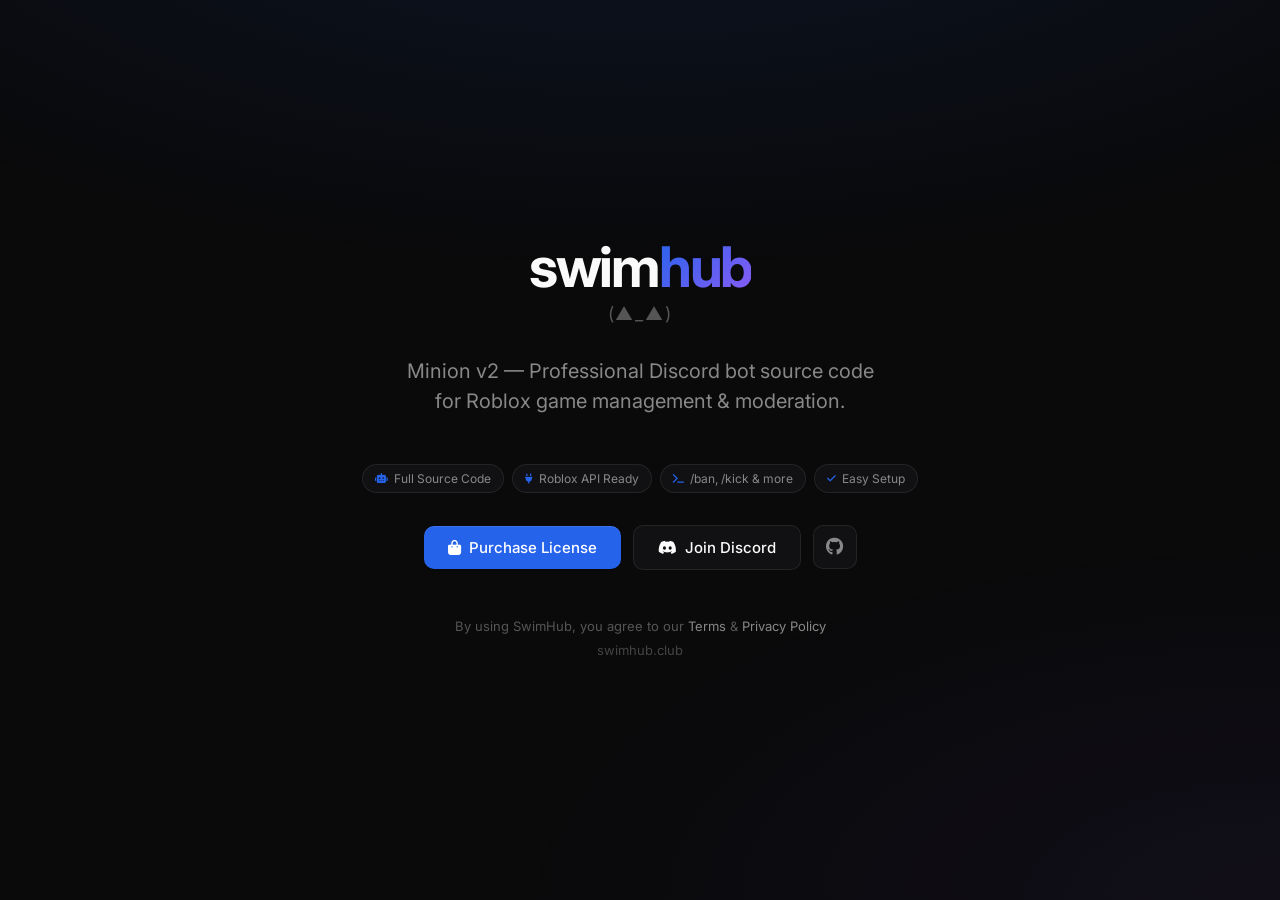
<file: server/public/index.html>
<!DOCTYPE html>
<html lang="en">
<head>
    <meta charset="UTF-8">
    <meta name="viewport" content="width=device-width, initial-scale=1.0">
    <title>SwimHub - Minion v2 Discord Bot</title>
    <meta name="description" content="Minion v2 - Professional Discord bot source code for Roblox game management">
    <meta name="theme-color" content="#0a0a0b">
    <link rel="preconnect" href="https://fonts.googleapis.com">
    <link rel="preconnect" href="https://fonts.gstatic.com" crossorigin>
    <link href="https://fonts.googleapis.com/css2?family=Inter:wght@300;400;500;600;700&display=swap" rel="stylesheet">
    <link rel="stylesheet" href="https://cdnjs.cloudflare.com/ajax/libs/font-awesome/6.5.1/css/all.min.css">
    <style>
        *, *::before, *::after {
            margin: 0;
            padding: 0;
            box-sizing: border-box;
        }

        :root {
            --bg: #0a0a0b;
            --bg-elevated: #111113;
            --bg-card: rgba(17, 17, 19, 0.8);
            --text-primary: #fafafa;
            --text-secondary: #888;
            --text-muted: #555;
            --accent: #2563eb;
            --accent-hover: #3b82f6;
            --border: rgba(255, 255, 255, 0.08);
            --border-hover: rgba(255, 255, 255, 0.15);
        }

        html { scroll-behavior: smooth; }

        body {
            font-family: 'Inter', -apple-system, BlinkMacSystemFont, 'Segoe UI', sans-serif;
            background: var(--bg);
            color: var(--text-primary);
            min-height: 100vh;
            -webkit-font-smoothing: antialiased;
            -moz-osx-font-smoothing: grayscale;
            overflow-x: hidden;
        }

        .ambient-bg {
            position: fixed;
            top: 0; left: 0; right: 0; bottom: 0;
            background: 
                radial-gradient(ellipse 80% 50% at 50% -20%, rgba(37, 99, 235, 0.12), transparent),
                radial-gradient(ellipse 60% 40% at 100% 100%, rgba(139, 92, 246, 0.06), transparent);
            pointer-events: none;
            z-index: 0;
        }

        .main {
            position: relative;
            z-index: 1;
            min-height: 100vh;
            display: flex;
            flex-direction: column;
            align-items: center;
            justify-content: center;
            padding: 40px 24px;
        }

        .hero {
            text-align: center;
            max-width: 680px;
            animation: fadeInUp 0.8s cubic-bezier(0.16, 1, 0.3, 1);
        }

        @keyframes fadeInUp {
            from { opacity: 0; transform: translateY(30px); }
            to { opacity: 1; transform: translateY(0); }
        }

        .logo { margin-bottom: 32px; }

        .logo-text {
            font-size: 56px;
            font-weight: 700;
            letter-spacing: -0.04em;
            line-height: 1;
        }

        .logo-swim { color: var(--text-primary); }

        .logo-hub {
            background: linear-gradient(135deg, var(--accent) 0%, #8b5cf6 100%);
            -webkit-background-clip: text;
            -webkit-text-fill-color: transparent;
            background-clip: text;
        }

        .logo-face {
            font-size: 18px;
            color: var(--text-muted);
            margin-top: 8px;
            font-weight: 400;
            letter-spacing: 0.1em;
        }

        .tagline {
            font-size: 20px;
            color: var(--text-secondary);
            margin-bottom: 48px;
            font-weight: 400;
            line-height: 1.5;
        }

        .actions {
            display: flex;
            align-items: center;
            justify-content: center;
            gap: 12px;
            flex-wrap: wrap;
            margin-bottom: 48px;
        }

        .btn {
            display: inline-flex;
            align-items: center;
            justify-content: center;
            gap: 8px;
            padding: 12px 24px;
            border-radius: 10px;
            font-size: 15px;
            font-weight: 500;
            text-decoration: none;
            transition: all 0.2s ease;
            cursor: pointer;
            border: none;
            font-family: inherit;
        }

        .btn-primary {
            background: var(--accent);
            color: white;
            box-shadow: 0 1px 2px rgba(0, 0, 0, 0.2), inset 0 1px 0 rgba(255, 255, 255, 0.1);
        }

        .btn-primary:hover {
            background: var(--accent-hover);
            transform: translateY(-1px);
            box-shadow: 0 4px 12px rgba(37, 99, 235, 0.3);
        }

        .btn-secondary {
            background: var(--bg-elevated);
            color: var(--text-primary);
            border: 1px solid var(--border);
        }

        .btn-secondary:hover {
            background: rgba(255, 255, 255, 0.05);
            border-color: var(--border-hover);
        }

        .btn-icon {
            width: 44px;
            height: 44px;
            padding: 0;
            background: var(--bg-elevated);
            border: 1px solid var(--border);
            color: var(--text-secondary);
        }

        .btn-icon:hover {
            background: rgba(255, 255, 255, 0.05);
            border-color: var(--border-hover);
            color: var(--text-primary);
        }

        .btn-icon i { font-size: 18px; }

        .social-links { display: flex; gap: 8px; }

        .footer-text { text-align: center; }
        .footer-text p { color: var(--text-muted); font-size: 13px; margin-bottom: 4px; }
        .footer-text a { color: var(--text-secondary); text-decoration: none; transition: color 0.2s; }
        .footer-text a:hover { color: var(--accent); }

        .features {
            display: flex;
            gap: 8px;
            justify-content: center;
            flex-wrap: wrap;
            margin-bottom: 32px;
        }

        .feature-pill {
            display: inline-flex;
            align-items: center;
            gap: 6px;
            padding: 6px 12px;
            background: var(--bg-elevated);
            border: 1px solid var(--border);
            border-radius: 20px;
            font-size: 12px;
            color: var(--text-secondary);
        }

        .feature-pill i { color: var(--accent); font-size: 10px; }

        @media (max-width: 640px) {
            .logo-text { font-size: 42px; }
            .tagline { font-size: 17px; }
            .actions { flex-direction: column; width: 100%; }
            .btn { width: 100%; justify-content: center; }
            .social-links { justify-content: center; width: 100%; }
        }
    </style>
</head>
<body>
    <div class="ambient-bg"></div>
    
    <main class="main">
        <div class="hero">
            <div class="logo">
                <div class="logo-text">
                    <span class="logo-swim">swim</span><span class="logo-hub">hub</span>
                </div>
                <div class="logo-face">(▲_▲)</div>
            </div>

            <p class="tagline">Minion v2 — Professional Discord bot source code<br>for Roblox game management & moderation.</p>

            <div class="features">
                <span class="feature-pill"><i class="fas fa-robot"></i> Full Source Code</span>
                <span class="feature-pill"><i class="fas fa-plug"></i> Roblox API Ready</span>
                <span class="feature-pill"><i class="fas fa-terminal"></i> /ban, /kick & more</span>
                <span class="feature-pill"><i class="fas fa-check"></i> Easy Setup</span>
            </div>

            <div class="actions">
                <a href="purchase.html" class="btn btn-primary">
                    <i class="fas fa-shopping-bag"></i> Purchase License
                </a>
                <a href="https://dsc.gg/swimhub" target="_blank" class="btn btn-secondary">
                    <i class="fab fa-discord"></i> Join Discord
                </a>
                <div class="social-links">
                    <a href="https://github.com/Lovuwer" target="_blank" class="btn btn-icon" title="GitHub">
                        <i class="fab fa-github"></i>
                    </a>
                </div>
            </div>

            <div class="footer-text">
                <p>By using SwimHub, you agree to our <a href="terms.html">Terms</a> & <a href="privacy.html">Privacy Policy</a></p>
                <p style="margin-top: 8px; color: #444;">swimhub.club</p>
            </div>
        </div>
    </main>
</body>
</html>
</file>
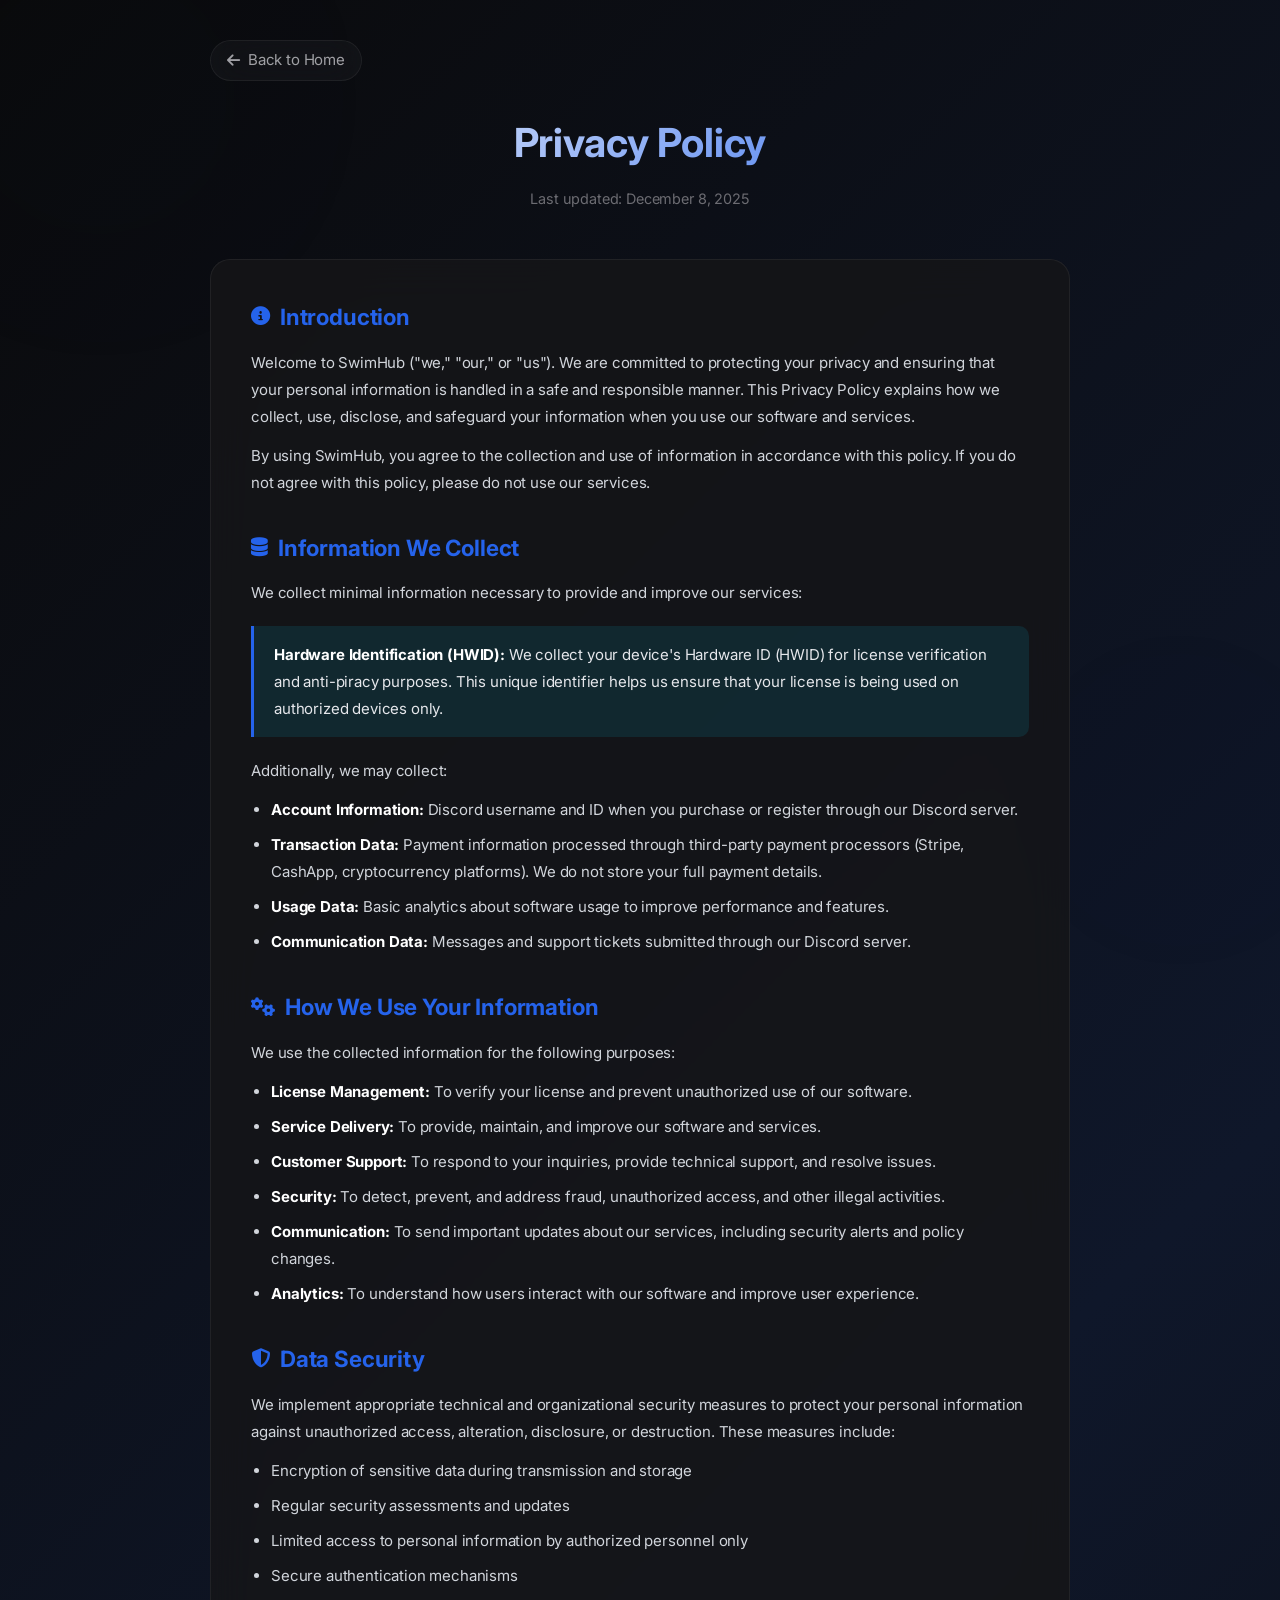
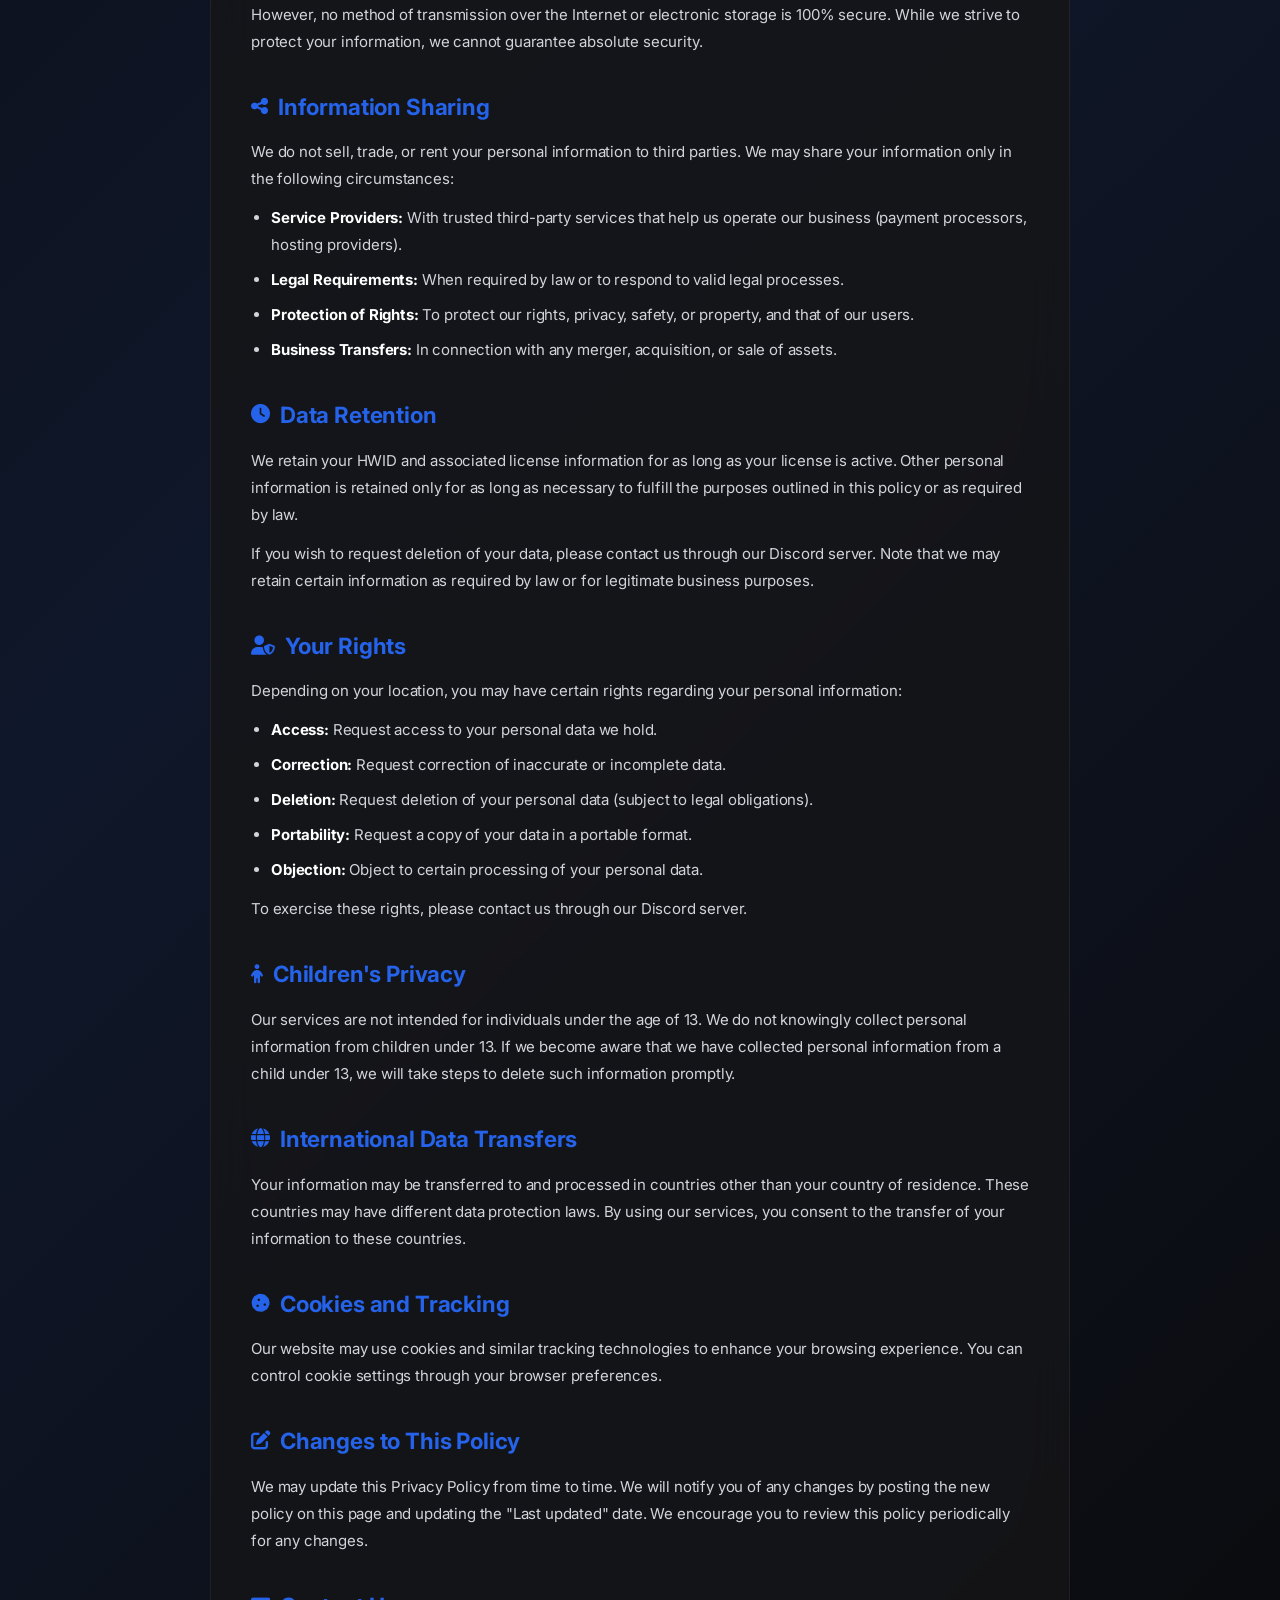
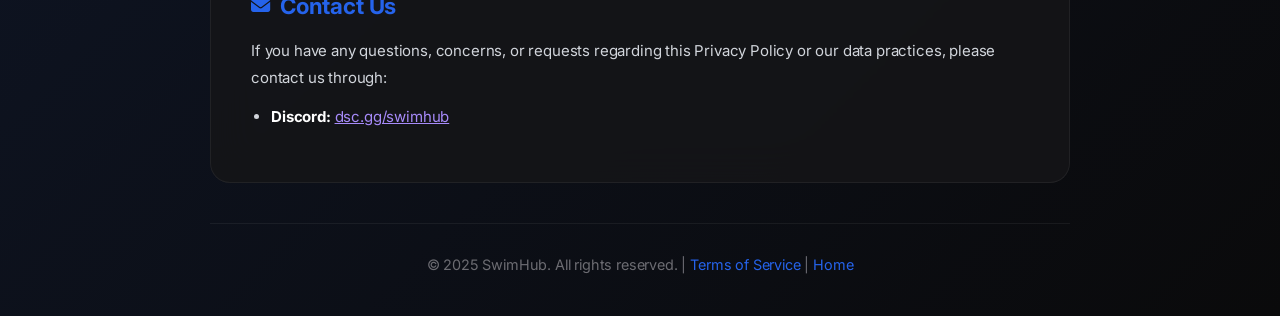
<file: server/public/privacy.html>
<!DOCTYPE html>
<html lang="en">
<head>
    <meta charset="UTF-8">
    <meta name="viewport" content="width=device-width, initial-scale=1.0">
    <title>SwimHub - Privacy Policy</title>
    <link rel="stylesheet" href="styles.css">
    <link rel="stylesheet" href="https://cdnjs.cloudflare.com/ajax/libs/font-awesome/6.5.1/css/all.min.css">
</head>
<body class="legal-page">
    <!-- Background Effects -->
    <div class="gradient-orb orb-1"></div>
    <div class="gradient-orb orb-2"></div>

    <div class="legal-container">
        <a href="index.html" class="back-btn">
            <i class="fas fa-arrow-left"></i> Back to Home
        </a>
        
        <div class="legal-header">
            <h1 class="legal-title">Privacy Policy</h1>
            <p class="legal-updated">Last updated: December 8, 2025</p>
        </div>
        
        <div class="legal-content">
            <div class="legal-section">
                <h2><i class="fas fa-info-circle"></i> Introduction</h2>
                <p>Welcome to SwimHub ("we," "our," or "us"). We are committed to protecting your privacy and ensuring that your personal information is handled in a safe and responsible manner. This Privacy Policy explains how we collect, use, disclose, and safeguard your information when you use our software and services.</p>
                <p>By using SwimHub, you agree to the collection and use of information in accordance with this policy. If you do not agree with this policy, please do not use our services.</p>
            </div>
            
            <div class="legal-section">
                <h2><i class="fas fa-database"></i> Information We Collect</h2>
                <p>We collect minimal information necessary to provide and improve our services:</p>
                
                <div class="legal-highlight">
                    <p><strong>Hardware Identification (HWID):</strong> We collect your device's Hardware ID (HWID) for license verification and anti-piracy purposes. This unique identifier helps us ensure that your license is being used on authorized devices only.</p>
                </div>
                
                <p>Additionally, we may collect:</p>
                <ul>
                    <li><strong>Account Information:</strong> Discord username and ID when you purchase or register through our Discord server.</li>
                    <li><strong>Transaction Data:</strong> Payment information processed through third-party payment processors (Stripe, CashApp, cryptocurrency platforms). We do not store your full payment details.</li>
                    <li><strong>Usage Data:</strong> Basic analytics about software usage to improve performance and features.</li>
                    <li><strong>Communication Data:</strong> Messages and support tickets submitted through our Discord server.</li>
                </ul>
            </div>
            
            <div class="legal-section">
                <h2><i class="fas fa-cogs"></i> How We Use Your Information</h2>
                <p>We use the collected information for the following purposes:</p>
                <ul>
                    <li><strong>License Management:</strong> To verify your license and prevent unauthorized use of our software.</li>
                    <li><strong>Service Delivery:</strong> To provide, maintain, and improve our software and services.</li>
                    <li><strong>Customer Support:</strong> To respond to your inquiries, provide technical support, and resolve issues.</li>
                    <li><strong>Security:</strong> To detect, prevent, and address fraud, unauthorized access, and other illegal activities.</li>
                    <li><strong>Communication:</strong> To send important updates about our services, including security alerts and policy changes.</li>
                    <li><strong>Analytics:</strong> To understand how users interact with our software and improve user experience.</li>
                </ul>
            </div>
            
            <div class="legal-section">
                <h2><i class="fas fa-shield-alt"></i> Data Security</h2>
                <p>We implement appropriate technical and organizational security measures to protect your personal information against unauthorized access, alteration, disclosure, or destruction. These measures include:</p>
                <ul>
                    <li>Encryption of sensitive data during transmission and storage</li>
                    <li>Regular security assessments and updates</li>
                    <li>Limited access to personal information by authorized personnel only</li>
                    <li>Secure authentication mechanisms</li>
                </ul>
                <p>However, no method of transmission over the Internet or electronic storage is 100% secure. While we strive to protect your information, we cannot guarantee absolute security.</p>
            </div>
            
            <div class="legal-section">
                <h2><i class="fas fa-share-alt"></i> Information Sharing</h2>
                <p>We do not sell, trade, or rent your personal information to third parties. We may share your information only in the following circumstances:</p>
                <ul>
                    <li><strong>Service Providers:</strong> With trusted third-party services that help us operate our business (payment processors, hosting providers).</li>
                    <li><strong>Legal Requirements:</strong> When required by law or to respond to valid legal processes.</li>
                    <li><strong>Protection of Rights:</strong> To protect our rights, privacy, safety, or property, and that of our users.</li>
                    <li><strong>Business Transfers:</strong> In connection with any merger, acquisition, or sale of assets.</li>
                </ul>
            </div>
            
            <div class="legal-section">
                <h2><i class="fas fa-clock"></i> Data Retention</h2>
                <p>We retain your HWID and associated license information for as long as your license is active. Other personal information is retained only for as long as necessary to fulfill the purposes outlined in this policy or as required by law.</p>
                <p>If you wish to request deletion of your data, please contact us through our Discord server. Note that we may retain certain information as required by law or for legitimate business purposes.</p>
            </div>
            
            <div class="legal-section">
                <h2><i class="fas fa-user-shield"></i> Your Rights</h2>
                <p>Depending on your location, you may have certain rights regarding your personal information:</p>
                <ul>
                    <li><strong>Access:</strong> Request access to your personal data we hold.</li>
                    <li><strong>Correction:</strong> Request correction of inaccurate or incomplete data.</li>
                    <li><strong>Deletion:</strong> Request deletion of your personal data (subject to legal obligations).</li>
                    <li><strong>Portability:</strong> Request a copy of your data in a portable format.</li>
                    <li><strong>Objection:</strong> Object to certain processing of your personal data.</li>
                </ul>
                <p>To exercise these rights, please contact us through our Discord server.</p>
            </div>
            
            <div class="legal-section">
                <h2><i class="fas fa-child"></i> Children's Privacy</h2>
                <p>Our services are not intended for individuals under the age of 13. We do not knowingly collect personal information from children under 13. If we become aware that we have collected personal information from a child under 13, we will take steps to delete such information promptly.</p>
            </div>
            
            <div class="legal-section">
                <h2><i class="fas fa-globe"></i> International Data Transfers</h2>
                <p>Your information may be transferred to and processed in countries other than your country of residence. These countries may have different data protection laws. By using our services, you consent to the transfer of your information to these countries.</p>
            </div>
            
            <div class="legal-section">
                <h2><i class="fas fa-cookie"></i> Cookies and Tracking</h2>
                <p>Our website may use cookies and similar tracking technologies to enhance your browsing experience. You can control cookie settings through your browser preferences.</p>
            </div>
            
            <div class="legal-section">
                <h2><i class="fas fa-edit"></i> Changes to This Policy</h2>
                <p>We may update this Privacy Policy from time to time. We will notify you of any changes by posting the new policy on this page and updating the "Last updated" date. We encourage you to review this policy periodically for any changes.</p>
            </div>
            
            <div class="legal-section">
                <h2><i class="fas fa-envelope"></i> Contact Us</h2>
                <p>If you have any questions, concerns, or requests regarding this Privacy Policy or our data practices, please contact us through:</p>
                <ul>
                    <li><strong>Discord:</strong> <a href="https://dsc.gg/swimhub" target="_blank" style="color: #a78bfa;">dsc.gg/swimhub</a></li>
                </ul>
            </div>
        </div>
        
        <div class="legal-footer">
            <p>© 2025 SwimHub. All rights reserved. | <a href="terms.html">Terms of Service</a> | <a href="index.html">Home</a></p>
        </div>
    </div>
    
    <script src="script.js"></script>
</body>
</html>
</file>
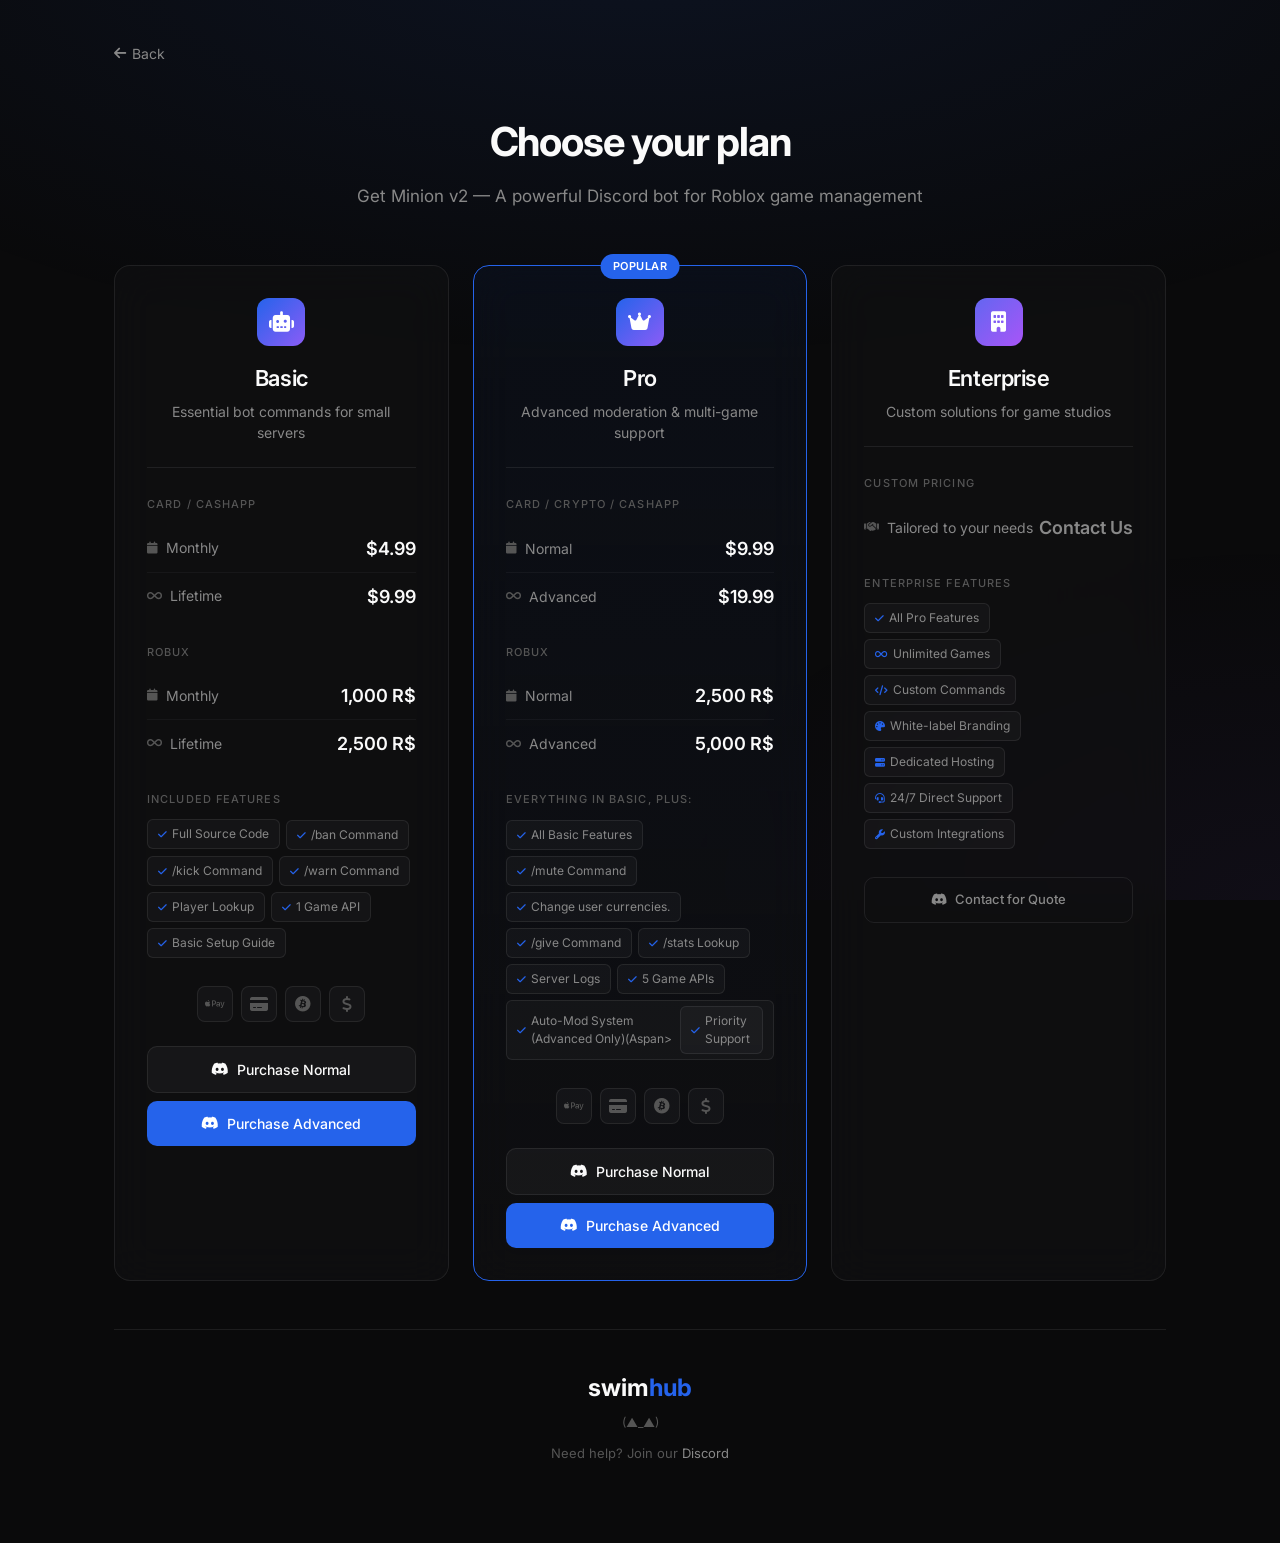
<file: server/public/purchase.html>
<!DOCTYPE html>
<html lang="en">
<head>
    <meta charset="UTF-8">
    <meta name="viewport" content="width=device-width, initial-scale=1.0">
    <title>SwimHub - Pricing</title>
    <meta name="description" content="Choose your SwimHub plan">
    <meta name="theme-color" content="#0a0a0b">
    <link rel="preconnect" href="https://fonts.googleapis.com">
    <link rel="preconnect" href="https://fonts.gstatic.com" crossorigin>
    <link href="https://fonts.googleapis.com/css2?family=Inter:wght@300;400;500;600;700&display=swap" rel="stylesheet">
    <link rel="stylesheet" href="https://cdnjs.cloudflare.com/ajax/libs/font-awesome/6.5.1/css/all.min.css">
    <style>
        *, *::before, *::after { margin: 0; padding: 0; box-sizing: border-box; }

        :root {
            --bg: #0a0a0b;
            --bg-elevated: #111113;
            --bg-card: rgba(17, 17, 19, 0.6);
            --text-primary: #fafafa;
            --text-secondary: #888;
            --text-muted: #555;
            --accent: #2563eb;
            --accent-hover: #3b82f6;
            --purple: #8b5cf6;
            --border: rgba(255, 255, 255, 0.08);
            --border-hover: rgba(255, 255, 255, 0.15);
        }

        html { scroll-behavior: smooth; }

        body {
            font-family: 'Inter', -apple-system, BlinkMacSystemFont, 'Segoe UI', sans-serif;
            background: var(--bg);
            color: var(--text-primary);
            min-height: 100vh;
            -webkit-font-smoothing: antialiased;
            line-height: 1.5;
        }

        .ambient {
            position: fixed;
            inset: 0;
            background: 
                radial-gradient(ellipse 80% 50% at 50% -10%, rgba(37, 99, 235, 0.1), transparent),
                radial-gradient(ellipse 50% 40% at 100% 100%, rgba(139, 92, 246, 0.05), transparent);
            pointer-events: none;
        }

        .container {
            position: relative;
            z-index: 1;
            max-width: 1100px;
            margin: 0 auto;
            padding: 40px 24px 80px;
        }

        .back-link {
            display: inline-flex;
            align-items: center;
            gap: 6px;
            color: var(--text-secondary);
            text-decoration: none;
            font-size: 14px;
            margin-bottom: 48px;
            transition: color 0.2s;
        }
        .back-link:hover { color: var(--text-primary); }

        .header {
            text-align: center;
            margin-bottom: 56px;
        }

        .header h1 {
            font-size: 40px;
            font-weight: 700;
            letter-spacing: -0.03em;
            margin-bottom: 12px;
        }

        .header p {
            font-size: 17px;
            color: var(--text-secondary);
        }

        .pricing-grid {
            display: grid;
            grid-template-columns: repeat(auto-fit, minmax(320px, 1fr));
            gap: 24px;
            margin-bottom: 48px;
        }

        .card {
            background: var(--bg-card);
            border: 1px solid var(--border);
            border-radius: 16px;
            padding: 32px;
            backdrop-filter: blur(20px);
            position: relative;
            transition: border-color 0.2s, transform 0.2s;
        }

        .card:hover {
            border-color: var(--border-hover);
            transform: translateY(-2px);
        }

        .card.featured {
            border-color: var(--accent);
            background: linear-gradient(180deg, rgba(37, 99, 235, 0.05) 0%, var(--bg-card) 100%);
        }

        .badge {
            position: absolute;
            top: -12px;
            left: 50%;
            transform: translateX(-50%);
            background: var(--accent);
            color: white;
            font-size: 11px;
            font-weight: 600;
            padding: 4px 12px;
            border-radius: 20px;
            letter-spacing: 0.05em;
        }

        .card-header {
            text-align: center;
            margin-bottom: 28px;
            padding-bottom: 24px;
            border-bottom: 1px solid var(--border);
        }

        .card-icon {
            width: 48px;
            height: 48px;
            background: linear-gradient(135deg, var(--accent), var(--purple));
            border-radius: 12px;
            display: flex;
            align-items: center;
            justify-content: center;
            margin: 0 auto 16px;
            font-size: 20px;
            color: white;
        }

        .card h2 {
            font-size: 22px;
            font-weight: 600;
            margin-bottom: 6px;
            letter-spacing: -0.02em;
        }

        .card-desc {
            font-size: 14px;
            color: var(--text-secondary);
        }

        .price-section {
            margin-bottom: 24px;
        }

        .price-label {
            font-size: 11px;
            font-weight: 500;
            color: var(--text-muted);
            text-transform: uppercase;
            letter-spacing: 0.1em;
            margin-bottom: 12px;
        }

        .price-row {
            display: flex;
            justify-content: space-between;
            align-items: center;
            padding: 10px 0;
        }

        .price-row + .price-row {
            border-top: 1px solid rgba(255, 255, 255, 0.04);
        }

        .duration {
            display: flex;
            align-items: center;
            gap: 8px;
            font-size: 14px;
            color: var(--text-secondary);
        }

        .duration i {
            font-size: 12px;
            color: var(--text-muted);
        }

        .price {
            font-size: 18px;
            font-weight: 600;
            color: var(--text-primary);
        }

        .games-section {
            margin-bottom: 28px;
        }

        .games-grid {
            display: flex;
            flex-wrap: wrap;
            gap: 6px;
        }

        .game-tag {
            display: inline-flex;
            align-items: center;
            gap: 5px;
            padding: 5px 10px;
            background: rgba(255, 255, 255, 0.03);
            border: 1px solid var(--border);
            border-radius: 6px;
            font-size: 12px;
            color: var(--text-secondary);
        }

        .game-tag i { font-size: 10px; color: var(--accent); }

        .payments {
            display: flex;
            gap: 8px;
            justify-content: center;
            margin-bottom: 24px;
        }

        .payment-icon {
            width: 36px;
            height: 36px;
            background: rgba(255, 255, 255, 0.03);
            border: 1px solid var(--border);
            border-radius: 8px;
            display: flex;
            align-items: center;
            justify-content: center;
            font-size: 16px;
            color: var(--text-muted);
        }

        .btn-group {
            display: flex;
            flex-direction: column;
            gap: 8px;
        }

        .btn {
            display: flex;
            align-items: center;
            justify-content: center;
            gap: 8px;
            padding: 12px 20px;
            border-radius: 10px;
            font-size: 14px;
            font-weight: 500;
            text-decoration: none;
            transition: all 0.2s;
            border: none;
            cursor: pointer;
            font-family: inherit;
        }

        .btn-primary {
            background: var(--accent);
            color: white;
        }

        .btn-primary:hover {
            background: var(--accent-hover);
            transform: translateY(-1px);
        }

        .btn-secondary {
            background: rgba(255, 255, 255, 0.04);
            border: 1px solid var(--border);
            color: var(--text-primary);
        }

        .btn-secondary:hover {
            background: rgba(255, 255, 255, 0.06);
            border-color: var(--border-hover);
        }

        .btn-muted {
            background: transparent;
            border: 1px solid var(--border);
            color: var(--text-secondary);
            font-size: 13px;
        }

        .btn-muted:hover {
            background: rgba(255, 255, 255, 0.03);
            color: var(--text-primary);
        }

        .footer {
            text-align: center;
            padding-top: 40px;
            border-top: 1px solid var(--border);
        }

        .footer-logo {
            font-size: 24px;
            font-weight: 700;
            margin-bottom: 8px;
        }

        .footer-logo .swim { color: var(--text-primary); }
        .footer-logo .hub { color: var(--accent); }

        .footer-face {
            color: var(--text-muted);
            font-size: 12px;
            margin-bottom: 12px;
        }

        .footer p {
            color: var(--text-muted);
            font-size: 13px;
        }

        .footer a {
            color: var(--text-secondary);
            text-decoration: none;
        }

        .footer a:hover { color: var(--accent); }

        @media (max-width: 768px) {
            .header h1 { font-size: 32px; }
            .pricing-grid { grid-template-columns: 1fr; }
        }
    </style>
</head>
<body>
    <div class="ambient"></div>

    <div class="container">
        <a href="index.html" class="back-link">
            <i class="fas fa-arrow-left"></i> Back
        </a>

        <div class="header">
            <h1>Choose your plan</h1>
            <p>Get Minion v2 — A powerful Discord bot for Roblox game management</p>
        </div>

        <div class="pricing-grid">
            <!-- Basic -->
            <div class="card">
                <div class="card-header">
                    <div class="card-icon"><i class="fas fa-robot"></i></div>
                    <h2>Basic</h2>
                    <p class="card-desc">Essential bot commands for small servers</p>
                </div>

                <div class="price-section">
                    <div class="price-label">Card / CashApp</div>
                    <div class="price-row">
                        <span class="duration"><i class="fas fa-calendar"></i> Monthly</span>
                        <span class="price">$4.99</span>
                    </div>
                    <div class="price-row">
                        <span class="duration"><i class="fas fa-infinity"></i> Lifetime</span>
                        <span class="price">$9.99</span>
                    </div>
                </div>

                <div class="price-section">
                    <div class="price-label">Robux</div>
                    <div class="price-row">
                        <span class="duration"><i class="fas fa-calendar"></i> Monthly</span>
                        <span class="price">1,000 R$</span>
                    </div>
                    <div class="price-row">
                        <span class="duration"><i class="fas fa-infinity"></i> Lifetime</span>
                        <span class="price">2,500 R$</span>
                    </div>
                </div>

                <div class="games-section">
                    <div class="price-label">Included Features</div>
                    <div class="games-grid">
                        <span class="game-tag"><i class="fas fa-check"></i> Full Source Code</span>
                        <span class="game-tag"><i class="fas fa-check"></i> /ban Command</span>
                        <span class="game-tag"><i class="fas fa-check"></i> /kick Command</span>
                        <span class="game-tag"><i class="fas fa-check"></i> /warn Command</span>
                        <span class="game-tag"><i class="fas fa-check"></i> Player Lookup</span>
                        <span class="game-tag"><i class="fas fa-check"></i> 1 Game API</span>
                        <span class="game-tag"><i class="fas fa-check"></i> Basic Setup Guide</span>
                    </div>
                </div>

                <div class="payments">
                    <div class="payment-icon" title="Apple Pay"><i class="fab fa-apple-pay"></i></div>
                    <div class="payment-icon" title="Card"><i class="fas fa-credit-card"></i></div>
                    <div class="payment-icon" title="Crypto"><i class="fab fa-bitcoin"></i></div>
                    <div class="payment-icon" title="CashApp"><i class="fas fa-dollar-sign"></i></div>
                </div>

                <div class="btn-group">
                    <a href="/auth/discord?product=regular-monthly" class="btn btn-secondary">
                        <i class="fab fa-discord"></i> Purchase Normal
                    </a>
                    <a href="/auth/discord?product=regular-lifetime" class="btn btn-primary">
                        <i class="fab fa-discord"></i> Purchase Advanced
                    </a>
                </div>
            </div>

            <!-- Pro -->
            <div class="card featured">
                <span class="badge">POPULAR</span>
                <div class="card-header">
                    <div class="card-icon"><i class="fas fa-crown"></i></div>
                    <h2>Pro</h2>
                    <p class="card-desc">Advanced moderation & multi-game support</p>
                </div>

                <div class="price-section">
                    <div class="price-label">Card / Crypto / CashApp</div>
                    <div class="price-row">
                        <span class="duration"><i class="fas fa-calendar"></i> Normal</span>
                        <span class="price">$9.99</span>
                    </div>
                    <div class="price-row">
                        <span class="duration"><i class="fas fa-infinity"></i> Advanced</span>
                        <span class="price">$19.99</span>
                    </div>
                </div>

                <div class="price-section">
                    <div class="price-label">Robux</div>
                    <div class="price-row">
                        <span class="duration"><i class="fas fa-calendar"></i> Normal</span>
                        <span class="price">2,500 R$</span>
                    </div>
                    <div class="price-row">
                        <span class="duration"><i class="fas fa-infinity"></i> Advanced</span>
                        <span class="price">5,000 R$</span>
                    </div>
                </div>

                <div class="games-section">
                    <div class="price-label">Everything in Basic, plus:</div>
                    <div class="games-grid">
                        <span class="game-tag"><i class="fas fa-check"></i> All Basic Features</span>
                        <span class="game-tag"><i class="fas fa-check"></i> /mute Command</span>
                        <span class="game-tag"><i class="fas fa-check"></i> Change user currencies.</span>
                        <span class="game-tag"><i class="fas fa-check"></i> /give Command</span>
                        <span class="game-tag"><i class="fas fa-check"></i> /stats Lookup</span>
                        <span class="game-tag"><i class="fas fa-check"></i> Server Logs</span>
                        <span class="game-tag"><i class="fas fa-check"></i> 5 Game APIs</span>
                        <span class="game-tag"><i class="fas fa-check"></i> Auto-Mod System (Advanced Only)(Aspan>
                        <span class="game-tag"><i class="fas fa-check"></i> Priority Support</span>
                    </div>
                </div>

                <div class="payments">
                    <div class="payment-icon" title="Apple Pay"><i class="fab fa-apple-pay"></i></div>
                    <div class="payment-icon" title="Card"><i class="fas fa-credit-card"></i></div>
                    <div class="payment-icon" title="Crypto"><i class="fab fa-bitcoin"></i></div>
                    <div class="payment-icon" title="CashApp"><i class="fas fa-dollar-sign"></i></div>
                </div>

                <div class="btn-group">
                    <a href="/auth/discord?product=master-monthly" class="btn btn-secondary">
                        <i class="fab fa-discord"></i> Purchase Normal
                    </a>
                    <a href="/auth/discord?product=master-lifetime" class="btn btn-primary">
                        <i class="fab fa-discord"></i> Purchase Advanced
                    </a>
                </div>
            </div>

            <!-- Enterprise -->
            <div class="card">
                <div class="card-header">
                    <div class="card-icon" style="background: linear-gradient(135deg, #6366f1, #a855f7);"><i class="fas fa-building"></i></div>
                    <h2>Enterprise</h2>
                    <p class="card-desc">Custom solutions for game studios</p>
                </div>

                <div class="price-section">
                    <div class="price-label">Custom Pricing</div>
                    <div class="price-row">
                        <span class="duration"><i class="fas fa-handshake"></i> Tailored to your needs</span>
                        <span class="price" style="color: var(--text-secondary);">Contact Us</span>
                    </div>
                </div>

                <div class="games-section">
                    <div class="price-label">Enterprise Features</div>
                    <div class="games-grid">
                        <span class="game-tag"><i class="fas fa-check"></i> All Pro Features</span>
                        <span class="game-tag"><i class="fas fa-infinity"></i> Unlimited Games</span>
                        <span class="game-tag"><i class="fas fa-code"></i> Custom Commands</span>
                        <span class="game-tag"><i class="fas fa-palette"></i> White-label Branding</span>
                        <span class="game-tag"><i class="fas fa-server"></i> Dedicated Hosting</span>
                        <span class="game-tag"><i class="fas fa-headset"></i> 24/7 Direct Support</span>
                        <span class="game-tag"><i class="fas fa-wrench"></i> Custom Integrations</span>
                    </div>
                </div>

                <div class="btn-group">
                    <a href="https://dsc.gg/swimhub" target="_blank" class="btn btn-muted">
                        <i class="fab fa-discord"></i> Contact for Quote
                    </a>
                </div>
            </div>
        </div>

        <div class="footer">
            <div class="footer-logo">
                <span class="swim">swim</span><span class="hub">hub</span>
            </div>
            <div class="footer-face">(▲_▲)</div>
            <p>Need help? Join our <a href="https://dsc.gg/swimhub" target="_blank">Discord</a></p>
        </div>
    </div>
</body>
</html>
</file>
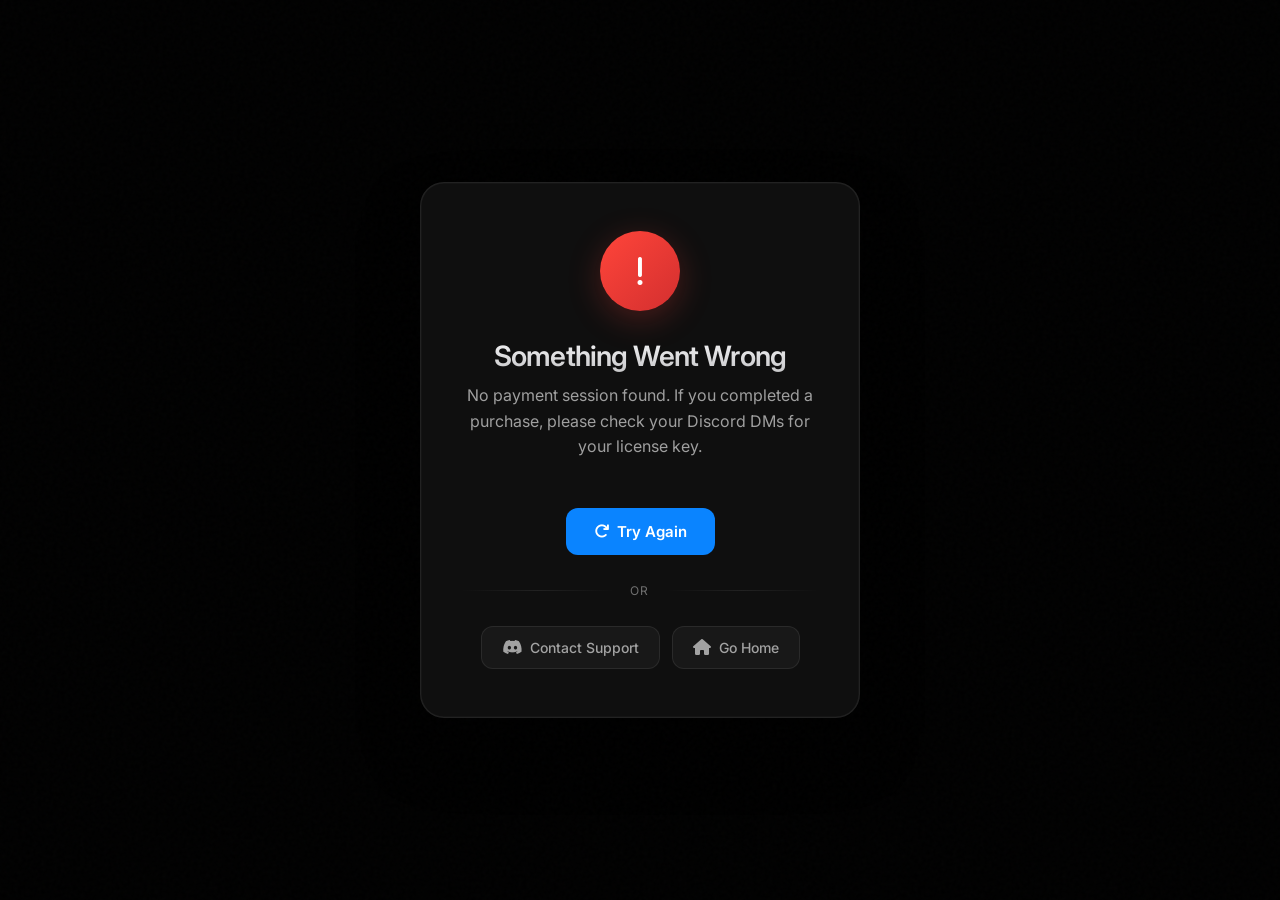
<file: server/public/success.html>
<!DOCTYPE html>
<html lang="en">
<head>
    <meta charset="UTF-8">
    <meta name="viewport" content="width=device-width, initial-scale=1.0">
    <title>Purchase Complete - SwimHub</title>
    <meta name="theme-color" content="#0a0a0b">
    <link rel="preconnect" href="https://fonts.googleapis.com">
    <link rel="preconnect" href="https://fonts.gstatic.com" crossorigin>
    <link href="https://fonts.googleapis.com/css2?family=SF+Pro+Display:wght@300;400;500;600;700&family=Inter:wght@300;400;500;600;700&family=JetBrains+Mono:wght@400;500;600&display=swap" rel="stylesheet">
    <link rel="stylesheet" href="https://cdnjs.cloudflare.com/ajax/libs/font-awesome/6.5.1/css/all.min.css">
    <style>
        @font-face {
            font-family: 'SF Pro Display';
            src: local('SF Pro Display'), local('SFProDisplay-Regular');
        }

        *, *::before, *::after { margin: 0; padding: 0; box-sizing: border-box; }

        :root {
            --bg: #000000;
            --bg-elevated: #0a0a0a;
            --bg-card: rgba(18, 18, 18, 0.85);
            --bg-input: rgba(255, 255, 255, 0.04);
            --text-primary: #f5f5f7;
            --text-secondary: rgba(255, 255, 255, 0.6);
            --text-tertiary: rgba(255, 255, 255, 0.4);
            --accent: #0a84ff;
            --accent-hover: #409cff;
            --success: #30d158;
            --success-glow: rgba(48, 209, 88, 0.3);
            --warning: #ffd60a;
            --error: #ff453a;
            --border: rgba(255, 255, 255, 0.08);
            --border-subtle: rgba(255, 255, 255, 0.04);
        }

        body {
            font-family: 'SF Pro Display', 'Inter', -apple-system, BlinkMacSystemFont, 'Segoe UI', sans-serif;
            background: var(--bg);
            color: var(--text-primary);
            min-height: 100vh;
            display: flex;
            align-items: center;
            justify-content: center;
            padding: 24px;
            -webkit-font-smoothing: antialiased;
            -moz-osx-font-smoothing: grayscale;
            overflow: hidden;
        }

        /* Ambient gradient background */
        .ambient {
            position: fixed;
            inset: 0;
            pointer-events: none;
            z-index: 0;
        }

        .ambient::before {
            content: '';
            position: absolute;
            top: -50%;
            left: 50%;
            transform: translateX(-50%);
            width: 150%;
            height: 100%;
            background: radial-gradient(ellipse 50% 50% at 50% 0%, rgba(48, 209, 88, 0.12), transparent 70%);
            animation: pulse 8s ease-in-out infinite;
        }

        .ambient::after {
            content: '';
            position: absolute;
            bottom: -30%;
            left: 50%;
            transform: translateX(-50%);
            width: 120%;
            height: 60%;
            background: radial-gradient(ellipse 60% 40% at 50% 100%, rgba(10, 132, 255, 0.06), transparent 60%);
        }

        @keyframes pulse {
            0%, 100% { opacity: 1; }
            50% { opacity: 0.7; }
        }

        /* Noise texture overlay */
        .noise {
            position: fixed;
            inset: 0;
            background-image: url("data:image/svg+xml,%3Csvg viewBox='0 0 256 256' xmlns='http://www.w3.org/2000/svg'%3E%3Cfilter id='noise'%3E%3CfeTurbulence type='fractalNoise' baseFrequency='0.9' numOctaves='4' stitchTiles='stitch'/%3E%3C/filter%3E%3Crect width='100%25' height='100%25' filter='url(%23noise)'/%3E%3C/svg%3E");
            opacity: 0.02;
            pointer-events: none;
            z-index: 1;
        }

        .container {
            position: relative;
            z-index: 2;
            width: 100%;
            max-width: 440px;
        }

        .card {
            background: var(--bg-card);
            border: 1px solid var(--border);
            border-radius: 24px;
            padding: 48px 40px;
            backdrop-filter: blur(40px) saturate(180%);
            -webkit-backdrop-filter: blur(40px) saturate(180%);
            box-shadow: 
                0 0 0 0.5px rgba(255, 255, 255, 0.05) inset,
                0 32px 64px -12px rgba(0, 0, 0, 0.5);
            text-align: center;
            animation: cardIn 0.6s cubic-bezier(0.16, 1, 0.3, 1);
        }

        @keyframes cardIn {
            from { 
                opacity: 0; 
                transform: translateY(24px) scale(0.98);
            }
            to { 
                opacity: 1; 
                transform: translateY(0) scale(1);
            }
        }

        /* Success Icon */
        .success-icon {
            width: 80px;
            height: 80px;
            margin: 0 auto 28px;
            position: relative;
        }

        .success-icon .circle {
            width: 100%;
            height: 100%;
            background: linear-gradient(135deg, var(--success), #28a745);
            border-radius: 50%;
            display: flex;
            align-items: center;
            justify-content: center;
            box-shadow: 
                0 0 40px var(--success-glow),
                0 8px 32px rgba(48, 209, 88, 0.25);
            animation: iconPop 0.5s cubic-bezier(0.34, 1.56, 0.64, 1) 0.2s both;
        }

        @keyframes iconPop {
            from { transform: scale(0); }
            to { transform: scale(1); }
        }

        .success-icon .checkmark {
            width: 36px;
            height: 36px;
            stroke: white;
            stroke-width: 3;
            stroke-linecap: round;
            stroke-linejoin: round;
            fill: none;
        }

        .success-icon .checkmark path {
            stroke-dasharray: 48;
            stroke-dashoffset: 48;
            animation: drawCheck 0.4s ease-out 0.5s forwards;
        }

        @keyframes drawCheck {
            to { stroke-dashoffset: 0; }
        }

        /* Loading Icon */
        .loading-icon {
            width: 80px;
            height: 80px;
            margin: 0 auto 28px;
            position: relative;
        }

        .loading-icon .spinner {
            width: 100%;
            height: 100%;
            border: 3px solid var(--border);
            border-top-color: var(--accent);
            border-radius: 50%;
            animation: spin 1s linear infinite;
        }

        @keyframes spin {
            to { transform: rotate(360deg); }
        }

        .loading-icon .inner {
            position: absolute;
            top: 50%;
            left: 50%;
            transform: translate(-50%, -50%);
            width: 60px;
            height: 60px;
            background: var(--bg-elevated);
            border-radius: 50%;
            display: flex;
            align-items: center;
            justify-content: center;
        }

        .loading-icon .inner i {
            font-size: 24px;
            color: var(--accent);
            animation: pulse 2s ease-in-out infinite;
        }

        h1 {
            font-size: 28px;
            font-weight: 600;
            letter-spacing: -0.03em;
            margin-bottom: 10px;
            background: linear-gradient(180deg, var(--text-primary) 0%, rgba(245, 245, 247, 0.8) 100%);
            -webkit-background-clip: text;
            -webkit-text-fill-color: transparent;
            background-clip: text;
        }

        .subtitle {
            font-size: 16px;
            color: var(--text-secondary);
            line-height: 1.6;
            margin-bottom: 32px;
            font-weight: 400;
        }

        /* License Key Display */
        .license-container {
            display: none;
            animation: fadeSlide 0.5s cubic-bezier(0.16, 1, 0.3, 1);
        }

        .license-container.show {
            display: block;
        }

        @keyframes fadeSlide {
            from { 
                opacity: 0; 
                transform: translateY(12px);
            }
            to { 
                opacity: 1; 
                transform: translateY(0);
            }
        }

        .license-label {
            display: flex;
            align-items: center;
            justify-content: center;
            gap: 8px;
            font-size: 13px;
            font-weight: 500;
            color: var(--success);
            text-transform: uppercase;
            letter-spacing: 0.08em;
            margin-bottom: 16px;
        }

        .license-box {
            background: rgba(48, 209, 88, 0.06);
            border: 1px solid rgba(48, 209, 88, 0.15);
            border-radius: 16px;
            padding: 20px;
            margin-bottom: 20px;
        }

        .license-key {
            font-family: 'JetBrains Mono', 'SF Mono', Consolas, monospace;
            font-size: 17px;
            font-weight: 500;
            color: var(--text-primary);
            letter-spacing: 0.02em;
            word-break: break-all;
            line-height: 1.5;
            margin-bottom: 16px;
            user-select: all;
        }

        .copy-btn {
            display: inline-flex;
            align-items: center;
            justify-content: center;
            gap: 8px;
            background: var(--success);
            color: #000;
            border: none;
            border-radius: 12px;
            padding: 12px 24px;
            font-size: 14px;
            font-weight: 600;
            font-family: inherit;
            cursor: pointer;
            transition: all 0.2s cubic-bezier(0.16, 1, 0.3, 1);
        }

        .copy-btn:hover {
            transform: translateY(-2px);
            box-shadow: 0 8px 24px rgba(48, 209, 88, 0.3);
        }

        .copy-btn:active {
            transform: translateY(0);
        }

        .copy-btn.copied {
            background: #fff;
            color: var(--success);
        }

        /* Status Messages */
        .status-container {
            display: none;
        }

        .status-container.show {
            display: block;
        }

        .status-text {
            font-size: 15px;
            color: var(--text-secondary);
            margin-bottom: 8px;
        }

        .status-dots {
            display: flex;
            gap: 6px;
            justify-content: center;
            margin-top: 20px;
        }

        .status-dots span {
            width: 8px;
            height: 8px;
            background: var(--accent);
            border-radius: 50%;
            animation: bounce 1.4s ease-in-out infinite both;
        }

        .status-dots span:nth-child(1) { animation-delay: -0.32s; }
        .status-dots span:nth-child(2) { animation-delay: -0.16s; }
        .status-dots span:nth-child(3) { animation-delay: 0s; }

        @keyframes bounce {
            0%, 80%, 100% { transform: scale(0.6); opacity: 0.5; }
            40% { transform: scale(1); opacity: 1; }
        }

        /* Error State */
        .error-icon {
            width: 80px;
            height: 80px;
            margin: 0 auto 28px;
            background: linear-gradient(135deg, var(--error), #d32f2f);
            border-radius: 50%;
            display: flex;
            align-items: center;
            justify-content: center;
            box-shadow: 0 8px 32px rgba(255, 69, 58, 0.25);
        }

        .error-icon i {
            font-size: 32px;
            color: white;
        }

        /* Divider */
        .divider {
            display: flex;
            align-items: center;
            margin: 28px 0;
            color: var(--text-tertiary);
            font-size: 12px;
            text-transform: uppercase;
            letter-spacing: 0.1em;
        }

        .divider::before, .divider::after {
            content: '';
            flex: 1;
            height: 1px;
            background: linear-gradient(90deg, transparent, var(--border), transparent);
        }

        .divider span { 
            padding: 0 16px;
        }

        /* Action Links */
        .actions {
            display: flex;
            gap: 12px;
            justify-content: center;
        }

        .action-link {
            display: inline-flex;
            align-items: center;
            gap: 8px;
            padding: 12px 20px;
            background: var(--bg-input);
            border: 1px solid var(--border);
            border-radius: 12px;
            color: var(--text-secondary);
            text-decoration: none;
            font-size: 14px;
            font-weight: 500;
            transition: all 0.2s;
        }

        .action-link:hover {
            background: rgba(255, 255, 255, 0.08);
            color: var(--text-primary);
            border-color: rgba(255, 255, 255, 0.12);
            transform: translateY(-1px);
        }

        .action-link i {
            font-size: 16px;
        }

        /* Retry Button */
        .retry-btn {
            display: inline-flex;
            align-items: center;
            justify-content: center;
            gap: 8px;
            background: var(--accent);
            color: white;
            border: none;
            border-radius: 12px;
            padding: 14px 28px;
            font-size: 15px;
            font-weight: 600;
            font-family: inherit;
            cursor: pointer;
            transition: all 0.2s;
            margin-top: 16px;
        }

        .retry-btn:hover {
            background: var(--accent-hover);
            transform: translateY(-2px);
            box-shadow: 0 8px 24px rgba(10, 132, 255, 0.3);
        }

        /* Footer text */
        .footer-text {
            margin-top: 24px;
            font-size: 13px;
            color: var(--text-tertiary);
        }

        .footer-text a {
            color: var(--accent);
            text-decoration: none;
        }

        .footer-text a:hover {
            text-decoration: underline;
        }

        /* Discord DM notice */
        .dm-notice {
            display: flex;
            align-items: center;
            justify-content: center;
            gap: 10px;
            background: rgba(88, 101, 242, 0.1);
            border: 1px solid rgba(88, 101, 242, 0.2);
            border-radius: 12px;
            padding: 14px 20px;
            margin-top: 20px;
            font-size: 14px;
            color: #8b9dff;
        }

        .dm-notice i {
            font-size: 18px;
            color: #5865f2;
        }

        /* Mobile adjustments */
        @media (max-width: 480px) {
            .card {
                padding: 36px 24px;
                border-radius: 20px;
            }

            h1 {
                font-size: 24px;
            }

            .license-key {
                font-size: 14px;
            }

            .actions {
                flex-direction: column;
            }

            .action-link {
                justify-content: center;
            }
        }
    </style>
</head>
<body>
    <div class="ambient"></div>
    <div class="noise"></div>

    <div class="container">
        <div class="card">
            <!-- Loading State -->
            <div id="loadingState" class="status-container show">
                <div class="loading-icon">
                    <div class="spinner"></div>
                    <div class="inner">
                        <i class="fas fa-key"></i>
                    </div>
                </div>
                <h1>Processing Payment</h1>
                <p class="subtitle">Please wait while we prepare your license key...</p>
                <div class="status-dots">
                    <span></span>
                    <span></span>
                    <span></span>
                </div>
                <div class="dm-notice">
                    <i class="fab fa-discord"></i>
                    <span>Your key will also be sent to your Discord DMs</span>
                </div>
            </div>

            <!-- Success State -->
            <div id="successState" class="status-container">
                <div class="success-icon">
                    <div class="circle">
                        <svg class="checkmark" viewBox="0 0 36 36">
                            <path d="M7 18l8 8L29 10"/>
                        </svg>
                    </div>
                </div>
                <h1>Payment Successful!</h1>
                <p class="subtitle">Your license key is ready. Copy it and enjoy SwimHub!</p>
                
                <div class="license-container show">
                    <div class="license-label">
                        <i class="fas fa-shield-check"></i>
                        Your License Key
                    </div>
                    <div class="license-box">
                        <div class="license-key" id="licenseKey">-</div>
                        <button class="copy-btn" id="copyBtn">
                            <i class="fas fa-copy"></i>
                            Copy to Clipboard
                        </button>
                    </div>
                </div>

                <div class="dm-notice">
                    <i class="fab fa-discord"></i>
                    <span>Also sent to your Discord DMs</span>
                </div>

                <div class="divider"><span>Next Steps</span></div>

                <div class="actions">
                    <a href="https://dsc.gg/swimhub" target="_blank" class="action-link">
                        <i class="fab fa-discord"></i>
                        Join Discord
                    </a>
                    <a href="/" class="action-link">
                        <i class="fas fa-home"></i>
                        Go Home
                    </a>
                </div>

                <p class="footer-text">
                    Need help? <a href="https://dsc.gg/swimhub">Contact Support</a>
                </p>
            </div>

            <!-- Error State -->
            <div id="errorState" class="status-container">
                <div class="error-icon">
                    <i class="fas fa-exclamation"></i>
                </div>
                <h1>Something Went Wrong</h1>
                <p class="subtitle" id="errorMessage">We couldn't find your license key. Please contact support.</p>
                
                <button class="retry-btn" id="retryBtn">
                    <i class="fas fa-redo"></i>
                    Try Again
                </button>

                <div class="divider"><span>Or</span></div>

                <div class="actions">
                    <a href="https://dsc.gg/swimhub" target="_blank" class="action-link">
                        <i class="fab fa-discord"></i>
                        Contact Support
                    </a>
                    <a href="/" class="action-link">
                        <i class="fas fa-home"></i>
                        Go Home
                    </a>
                </div>
            </div>
        </div>
    </div>

    <script>
        // DOM Elements
        const loadingState = document.getElementById('loadingState');
        const successState = document.getElementById('successState');
        const errorState = document.getElementById('errorState');
        const licenseKeyEl = document.getElementById('licenseKey');
        const copyBtn = document.getElementById('copyBtn');
        const retryBtn = document.getElementById('retryBtn');
        const errorMessage = document.getElementById('errorMessage');

        // Get URL parameters
        const urlParams = new URLSearchParams(window.location.search);
        const sessionId = urlParams.get('session');
        const checkoutId = urlParams.get('checkout_id') || urlParams.get('checkoutId');

        // Configuration
        const MAX_ATTEMPTS = 60; // 60 seconds max polling
        const POLL_INTERVAL = 1000; // 1 second between polls
        let attempts = 0;

        // Show specific state
        function showState(state) {
            loadingState.classList.remove('show');
            successState.classList.remove('show');
            errorState.classList.remove('show');
            state.classList.add('show');
        }

        // Show success with license key
        function showSuccess(key) {
            licenseKeyEl.textContent = key;
            showState(successState);
        }

        // Show error
        function showError(message) {
            errorMessage.textContent = message || 'We couldn\'t find your license key. Please contact support.';
            showState(errorState);
        }

        // Copy to clipboard
        copyBtn.addEventListener('click', async () => {
            const key = licenseKeyEl.textContent;
            try {
                await navigator.clipboard.writeText(key);
                copyBtn.innerHTML = '<i class="fas fa-check"></i> Copied!';
                copyBtn.classList.add('copied');
                setTimeout(() => {
                    copyBtn.innerHTML = '<i class="fas fa-copy"></i> Copy to Clipboard';
                    copyBtn.classList.remove('copied');
                }, 2500);
            } catch (err) {
                // Fallback for older browsers
                const ta = document.createElement('textarea');
                ta.value = key;
                ta.style.position = 'fixed';
                ta.style.opacity = '0';
                document.body.appendChild(ta);
                ta.select();
                document.execCommand('copy');
                document.body.removeChild(ta);
                copyBtn.innerHTML = '<i class="fas fa-check"></i> Copied!';
                copyBtn.classList.add('copied');
                setTimeout(() => {
                    copyBtn.innerHTML = '<i class="fas fa-copy"></i> Copy to Clipboard';
                    copyBtn.classList.remove('copied');
                }, 2500);
            }
        });

        // Retry button
        retryBtn.addEventListener('click', () => {
            attempts = 0;
            showState(loadingState);
            pollForLicense();
        });

        // Poll for license key
        async function pollForLicense() {
            attempts++;

            try {
                // Try checkout_id first if available
                if (checkoutId) {
                    const res = await fetch(`/api/claim-key?checkout_id=${encodeURIComponent(checkoutId)}`);
                    const data = await res.json();
                    
                    if (data.status === 'ready' && data.key) {
                        showSuccess(data.key);
                        return;
                    }
                }

                // Try session-based lookup
                if (sessionId) {
                    const res = await fetch(`/api/payment-status/${sessionId}`);
                    const data = await res.json();
                    
                    if (data.status === 'completed' && (data.license_key || data.licenseKey)) {
                        showSuccess(data.license_key || data.licenseKey);
                        return;
                    }
                }

                // Continue polling if not ready
                if (attempts < MAX_ATTEMPTS) {
                    setTimeout(pollForLicense, POLL_INTERVAL);
                } else {
                    showError('Payment verification timed out. Your license may still be delivered to your Discord DMs. If not, please contact support.');
                }
            } catch (err) {
                console.error('Poll error:', err);
                if (attempts < MAX_ATTEMPTS) {
                    setTimeout(pollForLicense, POLL_INTERVAL);
                } else {
                    showError('Connection error. Please check your Discord DMs or contact support.');
                }
            }
        }

        // Start polling when page loads
        document.addEventListener('DOMContentLoaded', () => {
            if (!sessionId && !checkoutId) {
                showError('No payment session found. If you completed a purchase, please check your Discord DMs for your license key.');
                return;
            }
            pollForLicense();
        });
    </script>
</body>
</html>
</file>
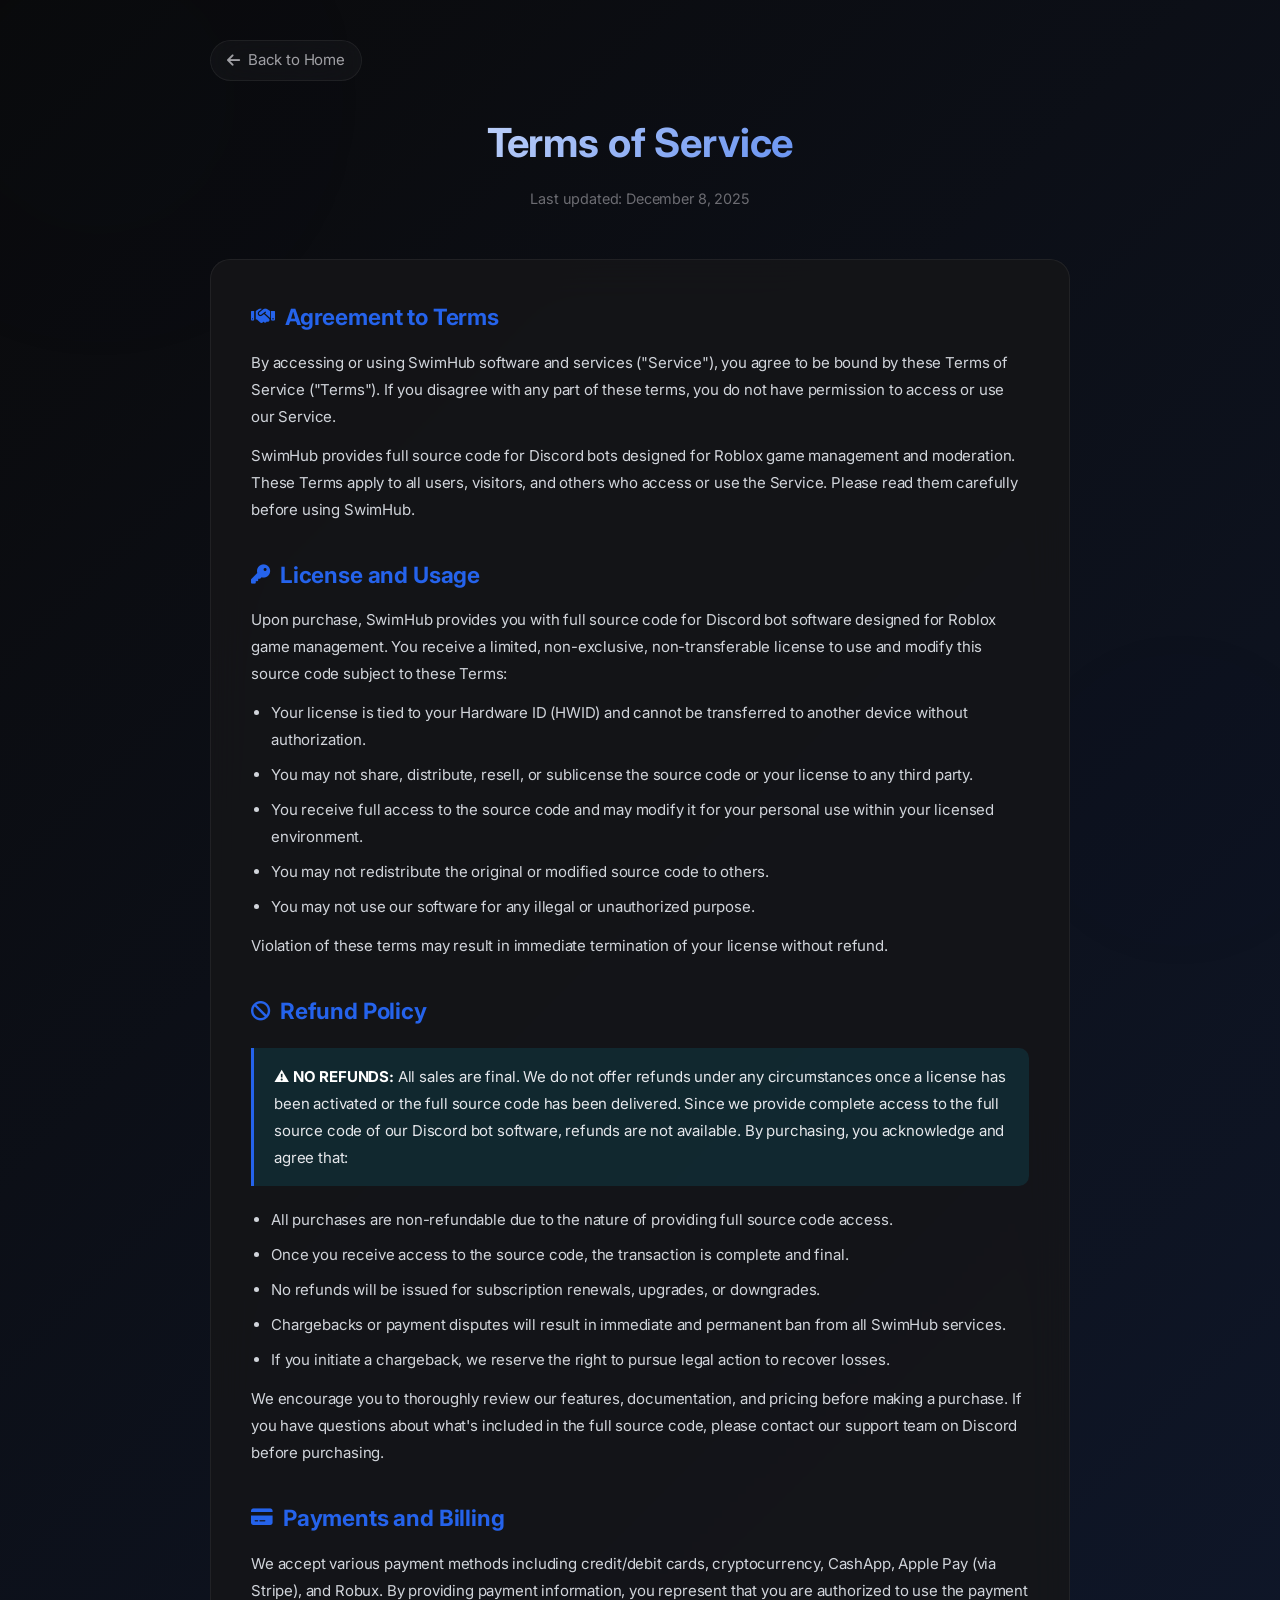
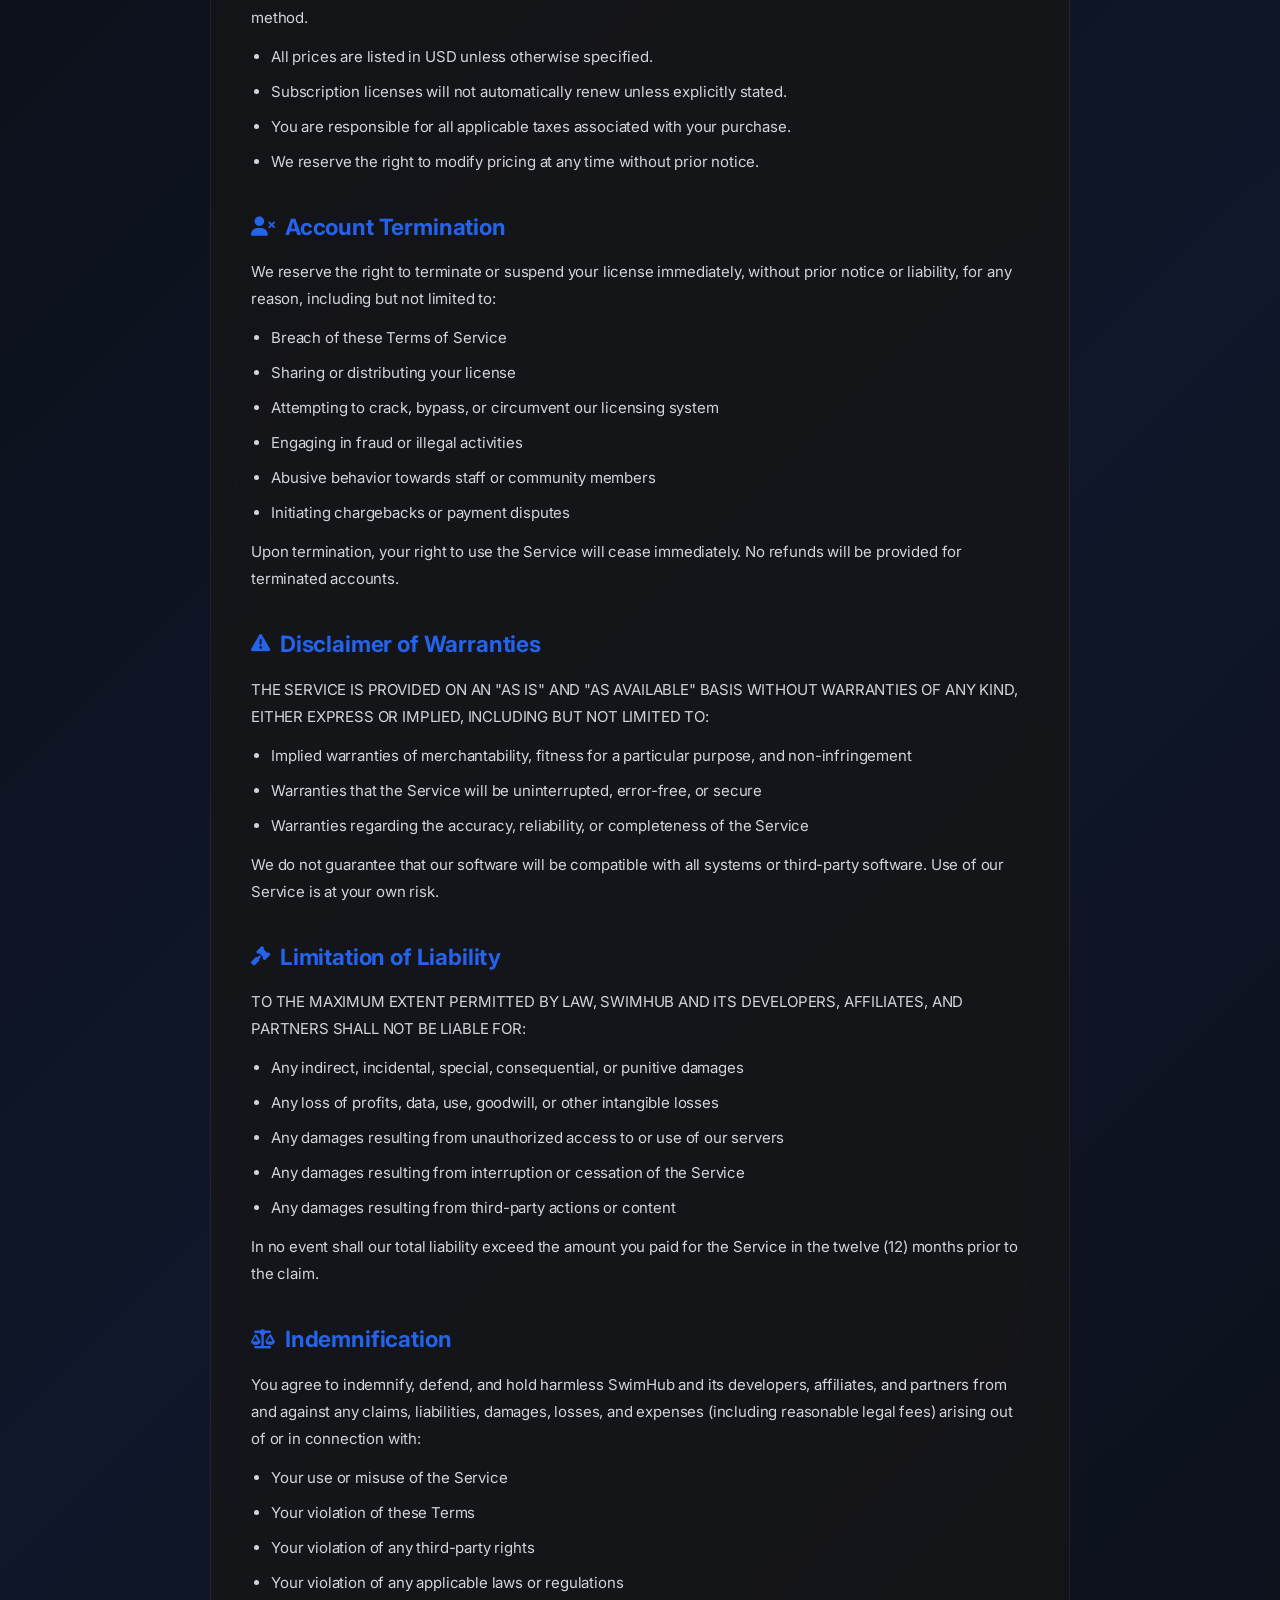
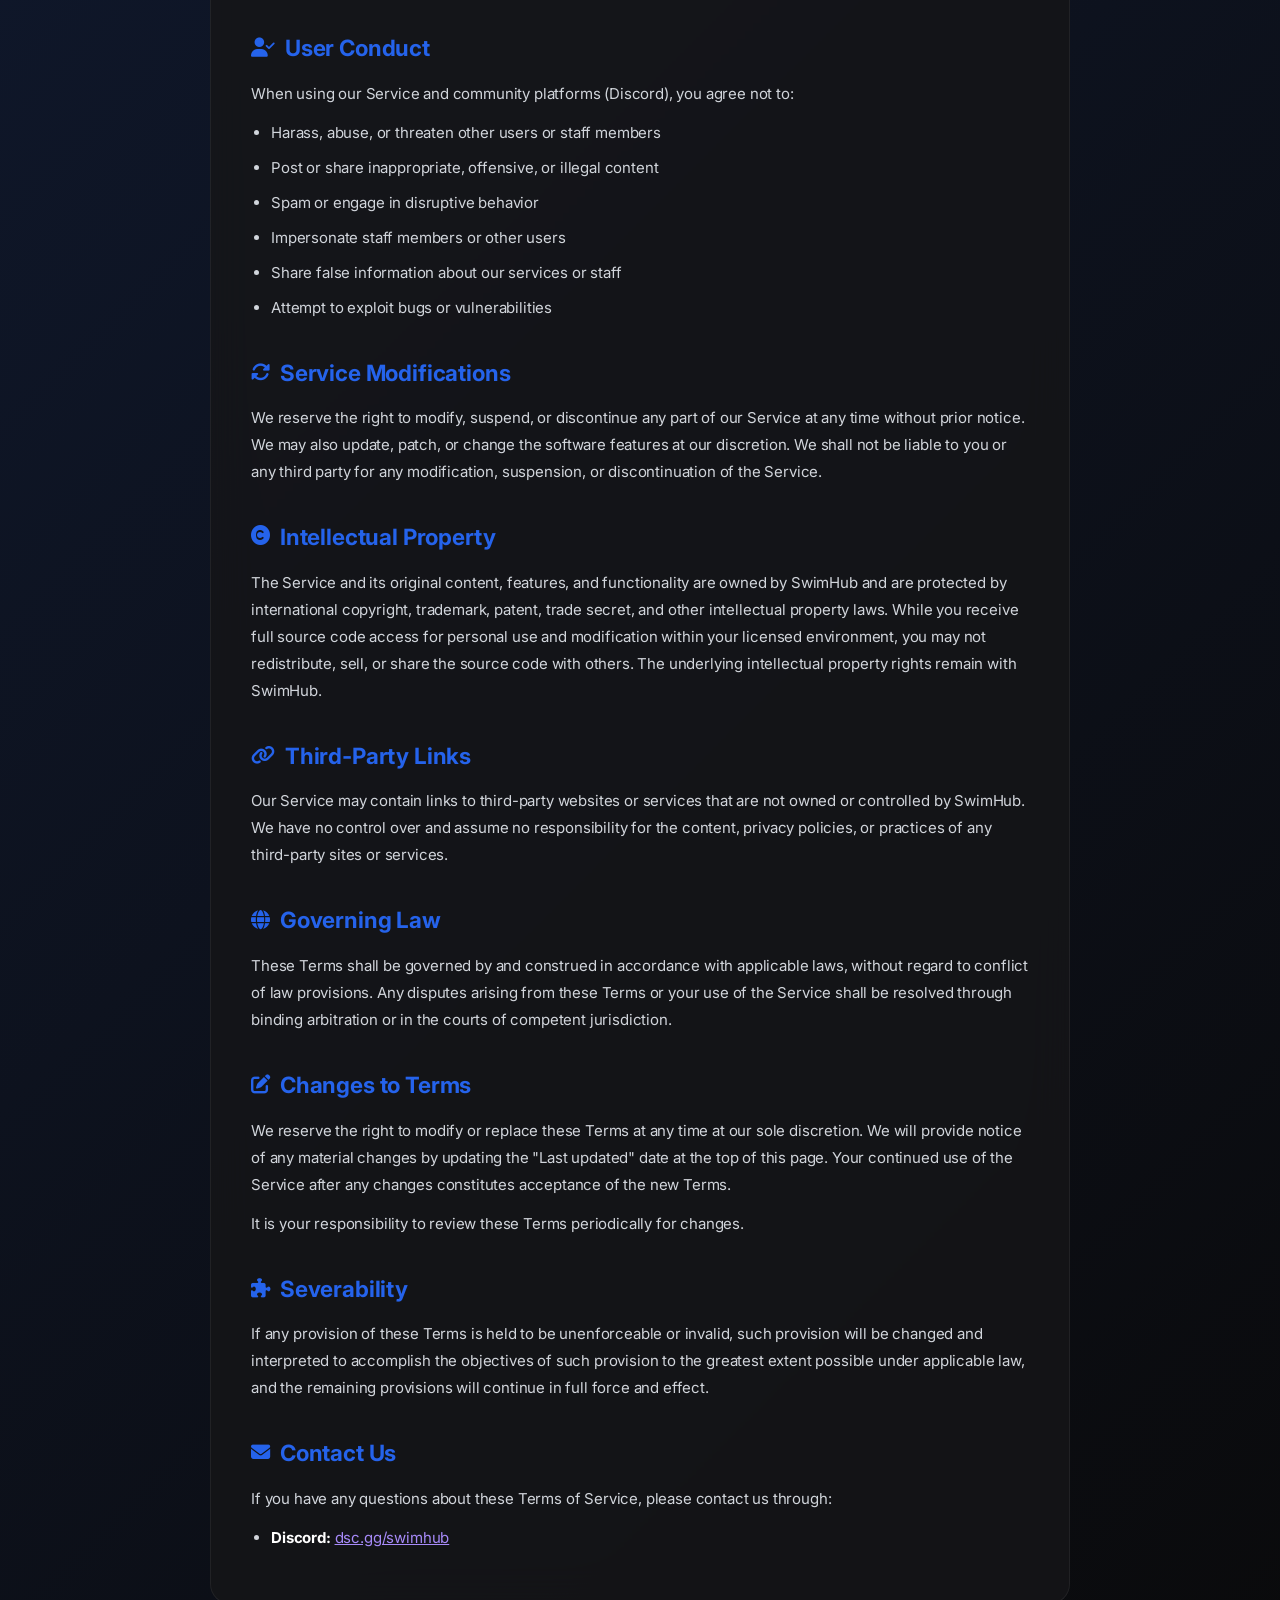
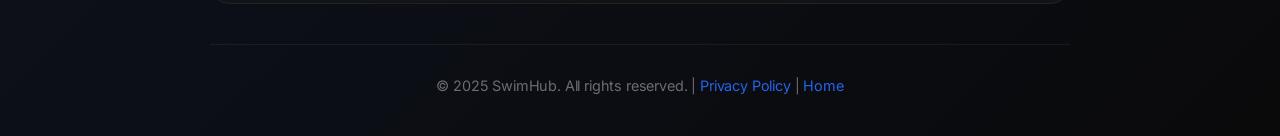
<file: server/public/terms.html>
<!DOCTYPE html>
<html lang="en">
<head>
    <meta charset="UTF-8">
    <meta name="viewport" content="width=device-width, initial-scale=1.0">
    <title>SwimHub - Terms of Service</title>
    <link rel="stylesheet" href="styles.css">
    <link rel="stylesheet" href="https://cdnjs.cloudflare.com/ajax/libs/font-awesome/6.5.1/css/all.min.css">
</head>
<body class="legal-page">
    <!-- Background Effects -->
    <div class="gradient-orb orb-1"></div>
    <div class="gradient-orb orb-2"></div>

    <div class="legal-container">
        <a href="index.html" class="back-btn">
            <i class="fas fa-arrow-left"></i> Back to Home
        </a>
        
        <div class="legal-header">
            <h1 class="legal-title">Terms of Service</h1>
            <p class="legal-updated">Last updated: December 8, 2025</p>
        </div>
        
        <div class="legal-content">
            <div class="legal-section">
                <h2><i class="fas fa-handshake"></i> Agreement to Terms</h2>
                <p>By accessing or using SwimHub software and services ("Service"), you agree to be bound by these Terms of Service ("Terms"). If you disagree with any part of these terms, you do not have permission to access or use our Service.</p>
                <p>SwimHub provides full source code for Discord bots designed for Roblox game management and moderation. These Terms apply to all users, visitors, and others who access or use the Service. Please read them carefully before using SwimHub.</p>
            </div>
            
            <div class="legal-section">
                <h2><i class="fas fa-key"></i> License and Usage</h2>
                <p>Upon purchase, SwimHub provides you with full source code for Discord bot software designed for Roblox game management. You receive a limited, non-exclusive, non-transferable license to use and modify this source code subject to these Terms:</p>
                <ul>
                    <li>Your license is tied to your Hardware ID (HWID) and cannot be transferred to another device without authorization.</li>
                    <li>You may not share, distribute, resell, or sublicense the source code or your license to any third party.</li>
                    <li>You receive full access to the source code and may modify it for your personal use within your licensed environment.</li>
                    <li>You may not redistribute the original or modified source code to others.</li>
                    <li>You may not use our software for any illegal or unauthorized purpose.</li>
                </ul>
                <p>Violation of these terms may result in immediate termination of your license without refund.</p>
            </div>
            
            <div class="legal-section">
                <h2><i class="fas fa-ban"></i> Refund Policy</h2>
                <div class="legal-highlight">
                    <p><strong>⚠️ NO REFUNDS:</strong> All sales are final. We do not offer refunds under any circumstances once a license has been activated or the full source code has been delivered. Since we provide complete access to the full source code of our Discord bot software, refunds are not available. By purchasing, you acknowledge and agree that:</p>
                </div>
                <ul>
                    <li>All purchases are non-refundable due to the nature of providing full source code access.</li>
                    <li>Once you receive access to the source code, the transaction is complete and final.</li>
                    <li>No refunds will be issued for subscription renewals, upgrades, or downgrades.</li>
                    <li>Chargebacks or payment disputes will result in immediate and permanent ban from all SwimHub services.</li>
                    <li>If you initiate a chargeback, we reserve the right to pursue legal action to recover losses.</li>
                </ul>
                <p>We encourage you to thoroughly review our features, documentation, and pricing before making a purchase. If you have questions about what's included in the full source code, please contact our support team on Discord before purchasing.</p>
            </div>
            
            <div class="legal-section">
                <h2><i class="fas fa-credit-card"></i> Payments and Billing</h2>
                <p>We accept various payment methods including credit/debit cards, cryptocurrency, CashApp, Apple Pay (via Stripe), and Robux. By providing payment information, you represent that you are authorized to use the payment method.</p>
                <ul>
                    <li>All prices are listed in USD unless otherwise specified.</li>
                    <li>Subscription licenses will not automatically renew unless explicitly stated.</li>
                    <li>You are responsible for all applicable taxes associated with your purchase.</li>
                    <li>We reserve the right to modify pricing at any time without prior notice.</li>
                </ul>
            </div>
            
            <div class="legal-section">
                <h2><i class="fas fa-user-times"></i> Account Termination</h2>
                <p>We reserve the right to terminate or suspend your license immediately, without prior notice or liability, for any reason, including but not limited to:</p>
                <ul>
                    <li>Breach of these Terms of Service</li>
                    <li>Sharing or distributing your license</li>
                    <li>Attempting to crack, bypass, or circumvent our licensing system</li>
                    <li>Engaging in fraud or illegal activities</li>
                    <li>Abusive behavior towards staff or community members</li>
                    <li>Initiating chargebacks or payment disputes</li>
                </ul>
                <p>Upon termination, your right to use the Service will cease immediately. No refunds will be provided for terminated accounts.</p>
            </div>
            
            <div class="legal-section">
                <h2><i class="fas fa-exclamation-triangle"></i> Disclaimer of Warranties</h2>
                <p>THE SERVICE IS PROVIDED ON AN "AS IS" AND "AS AVAILABLE" BASIS WITHOUT WARRANTIES OF ANY KIND, EITHER EXPRESS OR IMPLIED, INCLUDING BUT NOT LIMITED TO:</p>
                <ul>
                    <li>Implied warranties of merchantability, fitness for a particular purpose, and non-infringement</li>
                    <li>Warranties that the Service will be uninterrupted, error-free, or secure</li>
                    <li>Warranties regarding the accuracy, reliability, or completeness of the Service</li>
                </ul>
                <p>We do not guarantee that our software will be compatible with all systems or third-party software. Use of our Service is at your own risk.</p>
            </div>
            
            <div class="legal-section">
                <h2><i class="fas fa-gavel"></i> Limitation of Liability</h2>
                <p>TO THE MAXIMUM EXTENT PERMITTED BY LAW, SWIMHUB AND ITS DEVELOPERS, AFFILIATES, AND PARTNERS SHALL NOT BE LIABLE FOR:</p>
                <ul>
                    <li>Any indirect, incidental, special, consequential, or punitive damages</li>
                    <li>Any loss of profits, data, use, goodwill, or other intangible losses</li>
                    <li>Any damages resulting from unauthorized access to or use of our servers</li>
                    <li>Any damages resulting from interruption or cessation of the Service</li>
                    <li>Any damages resulting from third-party actions or content</li>
                </ul>
                <p>In no event shall our total liability exceed the amount you paid for the Service in the twelve (12) months prior to the claim.</p>
            </div>
            
            <div class="legal-section">
                <h2><i class="fas fa-balance-scale"></i> Indemnification</h2>
                <p>You agree to indemnify, defend, and hold harmless SwimHub and its developers, affiliates, and partners from and against any claims, liabilities, damages, losses, and expenses (including reasonable legal fees) arising out of or in connection with:</p>
                <ul>
                    <li>Your use or misuse of the Service</li>
                    <li>Your violation of these Terms</li>
                    <li>Your violation of any third-party rights</li>
                    <li>Your violation of any applicable laws or regulations</li>
                </ul>
            </div>
            
            <div class="legal-section">
                <h2><i class="fas fa-user-check"></i> User Conduct</h2>
                <p>When using our Service and community platforms (Discord), you agree not to:</p>
                <ul>
                    <li>Harass, abuse, or threaten other users or staff members</li>
                    <li>Post or share inappropriate, offensive, or illegal content</li>
                    <li>Spam or engage in disruptive behavior</li>
                    <li>Impersonate staff members or other users</li>
                    <li>Share false information about our services or staff</li>
                    <li>Attempt to exploit bugs or vulnerabilities</li>
                </ul>
            </div>
            
            <div class="legal-section">
                <h2><i class="fas fa-sync-alt"></i> Service Modifications</h2>
                <p>We reserve the right to modify, suspend, or discontinue any part of our Service at any time without prior notice. We may also update, patch, or change the software features at our discretion. We shall not be liable to you or any third party for any modification, suspension, or discontinuation of the Service.</p>
            </div>
            
            <div class="legal-section">
                <h2><i class="fas fa-copyright"></i> Intellectual Property</h2>
                <p>The Service and its original content, features, and functionality are owned by SwimHub and are protected by international copyright, trademark, patent, trade secret, and other intellectual property laws. While you receive full source code access for personal use and modification within your licensed environment, you may not redistribute, sell, or share the source code with others. The underlying intellectual property rights remain with SwimHub.</p>
            </div>
            
            <div class="legal-section">
                <h2><i class="fas fa-link"></i> Third-Party Links</h2>
                <p>Our Service may contain links to third-party websites or services that are not owned or controlled by SwimHub. We have no control over and assume no responsibility for the content, privacy policies, or practices of any third-party sites or services.</p>
            </div>
            
            <div class="legal-section">
                <h2><i class="fas fa-globe"></i> Governing Law</h2>
                <p>These Terms shall be governed by and construed in accordance with applicable laws, without regard to conflict of law provisions. Any disputes arising from these Terms or your use of the Service shall be resolved through binding arbitration or in the courts of competent jurisdiction.</p>
            </div>
            
            <div class="legal-section">
                <h2><i class="fas fa-edit"></i> Changes to Terms</h2>
                <p>We reserve the right to modify or replace these Terms at any time at our sole discretion. We will provide notice of any material changes by updating the "Last updated" date at the top of this page. Your continued use of the Service after any changes constitutes acceptance of the new Terms.</p>
                <p>It is your responsibility to review these Terms periodically for changes.</p>
            </div>
            
            <div class="legal-section">
                <h2><i class="fas fa-puzzle-piece"></i> Severability</h2>
                <p>If any provision of these Terms is held to be unenforceable or invalid, such provision will be changed and interpreted to accomplish the objectives of such provision to the greatest extent possible under applicable law, and the remaining provisions will continue in full force and effect.</p>
            </div>
            
            <div class="legal-section">
                <h2><i class="fas fa-envelope"></i> Contact Us</h2>
                <p>If you have any questions about these Terms of Service, please contact us through:</p>
                <ul>
                    <li><strong>Discord:</strong> <a href="https://dsc.gg/swimhub" target="_blank" style="color: #a78bfa;">dsc.gg/swimhub</a></li>
                </ul>
            </div>
        </div>
        
        <div class="legal-footer">
            <p>© 2025 SwimHub. All rights reserved. | <a href="privacy.html">Privacy Policy</a> | <a href="index.html">Home</a></p>
        </div>
    </div>
    
    <script src="script.js"></script>
</body>
</html>
</file>
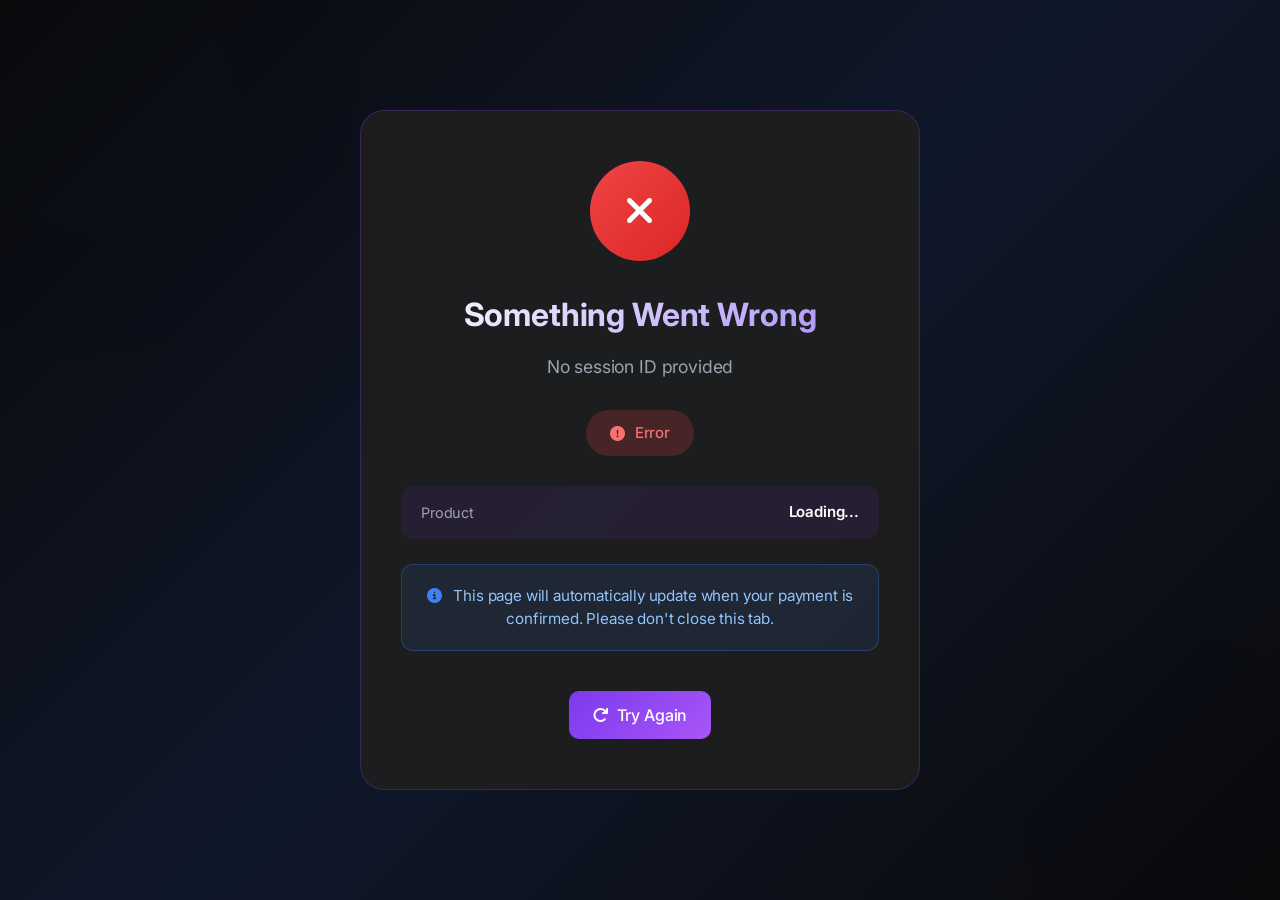
<file: server/public/waiting.html>
<!DOCTYPE html>
<html lang="en">
<head>
    <meta charset="UTF-8">
    <meta name="viewport" content="width=device-width, initial-scale=1.0">
    <title>Waiting for Payment - SwimHub</title>
    <link rel="stylesheet" href="styles.css">
    <link rel="stylesheet" href="https://cdnjs.cloudflare.com/ajax/libs/font-awesome/6.5.1/css/all.min.css">
    <style>
        .waiting-container {
            max-width: 600px;
            margin: 0 auto;
            padding: 40px 20px;
            min-height: 100vh;
            display: flex;
            flex-direction: column;
            justify-content: center;
        }
        
        .waiting-card {
            background: rgba(30, 30, 30, 0.9);
            backdrop-filter: blur(20px);
            border-radius: 24px;
            padding: 50px 40px;
            border: 1px solid rgba(124, 58, 237, 0.3);
            text-align: center;
            animation: cardFadeIn 0.6s ease-out;
        }
        
        @keyframes cardFadeIn {
            from { opacity: 0; transform: translateY(20px); }
            to { opacity: 1; transform: translateY(0); }
        }
        
        .waiting-icon {
            width: 100px;
            height: 100px;
            background: linear-gradient(135deg, #7c3aed, #a855f7);
            border-radius: 50%;
            display: flex;
            align-items: center;
            justify-content: center;
            margin: 0 auto 30px;
            position: relative;
        }
        
        .waiting-icon i {
            font-size: 2.5rem;
            color: white;
        }
        
        .waiting-icon::after {
            content: '';
            position: absolute;
            width: 100%;
            height: 100%;
            border-radius: 50%;
            border: 3px solid transparent;
            border-top-color: #a855f7;
            animation: spin 1s linear infinite;
        }
        
        @keyframes spin {
            to { transform: rotate(360deg); }
        }
        
        .waiting-title {
            font-size: 2rem;
            margin-bottom: 15px;
            background: linear-gradient(135deg, #ffffff 0%, #a78bfa 100%);
            -webkit-background-clip: text;
            -webkit-text-fill-color: transparent;
            background-clip: text;
        }
        
        .waiting-subtitle {
            color: #9ca3af;
            margin-bottom: 30px;
            font-size: 1.1rem;
        }
        
        .status-badge {
            display: inline-flex;
            align-items: center;
            gap: 10px;
            padding: 12px 24px;
            background: rgba(124, 58, 237, 0.2);
            border-radius: 50px;
            color: #a78bfa;
            font-weight: 500;
            margin-bottom: 30px;
        }
        
        .status-badge i {
            animation: pulse 1.5s ease-in-out infinite;
        }
        
        @keyframes pulse {
            0%, 100% { opacity: 1; }
            50% { opacity: 0.5; }
        }
        
        .info-box {
            background: rgba(59, 130, 246, 0.1);
            border: 1px solid rgba(59, 130, 246, 0.3);
            border-radius: 12px;
            padding: 20px;
            margin-bottom: 25px;
        }
        
        .info-box p {
            color: #93c5fd;
            margin: 0;
            font-size: 0.95rem;
        }
        
        .info-box i {
            color: #3b82f6;
            margin-right: 8px;
        }
        
        .product-info {
            background: rgba(124, 58, 237, 0.1);
            border-radius: 12px;
            padding: 15px 20px;
            margin-bottom: 25px;
            display: flex;
            justify-content: space-between;
            align-items: center;
        }
        
        .product-label {
            color: #9ca3af;
            font-size: 0.9rem;
        }
        
        .product-name {
            color: #fff;
            font-weight: 600;
        }
        
        .cancel-link {
            color: #6b7280;
            text-decoration: none;
            font-size: 0.9rem;
            transition: color 0.3s ease;
        }
        
        .cancel-link:hover {
            color: #ef4444;
        }
        
        /* Success state */
        .waiting-card.success .waiting-icon {
            background: linear-gradient(135deg, #10b981, #059669);
        }
        
        .waiting-card.success .waiting-icon::after {
            display: none;
        }
        
        .waiting-card.success .status-badge {
            background: rgba(16, 185, 129, 0.2);
            color: #34d399;
        }
        
        /* Error state */
        .waiting-card.error .waiting-icon {
            background: linear-gradient(135deg, #ef4444, #dc2626);
        }
        
        .waiting-card.error .waiting-icon::after {
            display: none;
        }
        
        .waiting-card.error .status-badge {
            background: rgba(239, 68, 68, 0.2);
            color: #f87171;
        }
        
        .retry-btn {
            display: inline-flex;
            align-items: center;
            gap: 8px;
            padding: 12px 24px;
            background: linear-gradient(135deg, #7c3aed, #a855f7);
            color: white;
            border: none;
            border-radius: 10px;
            font-size: 1rem;
            font-weight: 500;
            cursor: pointer;
            text-decoration: none;
            transition: all 0.3s ease;
            margin-top: 15px;
        }
        
        .retry-btn:hover {
            transform: translateY(-2px);
            box-shadow: 0 10px 30px rgba(124, 58, 237, 0.4);
        }
    </style>
</head>
<body class="legal-page">
    <!-- Background Effects -->
    <div class="gradient-orb orb-1"></div>
    <div class="gradient-orb orb-2"></div>
    
    <div class="waiting-container">
        <div class="waiting-card" id="waitingCard">
            <div class="waiting-icon" id="waitingIcon">
                <i class="fas fa-clock" id="statusIcon"></i>
            </div>
            
            <h1 class="waiting-title" id="waitingTitle">Waiting for Payment</h1>
            <p class="waiting-subtitle" id="waitingSubtitle">Complete your payment in the other tab</p>
            
            <div class="status-badge" id="statusBadge">
                <i class="fas fa-circle"></i>
                <span id="statusText">Checking payment status...</span>
            </div>
            
            <div class="product-info" id="productInfo">
                <span class="product-label">Product</span>
                <span class="product-name" id="productName">Loading...</span>
            </div>
            
            <div class="info-box">
                <p><i class="fas fa-info-circle"></i> This page will automatically update when your payment is confirmed. Please don't close this tab.</p>
            </div>
            
            <a href="/purchase" class="cancel-link" id="cancelLink">Cancel and go back</a>
        </div>
    </div>
    
    <script>
        const urlParams = new URLSearchParams(window.location.search);
        const sessionId = urlParams.get('session');
        
        const waitingCard = document.getElementById('waitingCard');
        const waitingIcon = document.getElementById('waitingIcon');
        const statusIcon = document.getElementById('statusIcon');
        const waitingTitle = document.getElementById('waitingTitle');
        const waitingSubtitle = document.getElementById('waitingSubtitle');
        const statusBadge = document.getElementById('statusBadge');
        const statusText = document.getElementById('statusText');
        const productName = document.getElementById('productName');
        const cancelLink = document.getElementById('cancelLink');
        
        let pollInterval;
        let pollCount = 0;
        const maxPolls = 180; // 15 minutes max (5 second intervals)
        
        async function checkPaymentStatus() {
            if (!sessionId) {
                showError('Invalid session');
                return;
            }
            
            try {
                const response = await fetch(`/api/payment-status/${sessionId}`);
                const data = await response.json();
                
                if (data.productName) {
                    productName.textContent = data.productName;
                }
                
                if (data.status === 'completed') {
                    showSuccess();
                    return;
                }
                
                if (data.status === 'not_found') {
                    pollCount++;
                    if (pollCount > 10) {
                        showError('Session expired. Please try again.');
                        return;
                    }
                }
                
                // Update status text with animation
                statusText.textContent = 'Waiting for payment confirmation...';
                
                pollCount++;
                if (pollCount >= maxPolls) {
                    showError('Payment timeout. Please contact support if you completed payment.');
                    return;
                }
                
            } catch (error) {
                console.error('Error checking status:', error);
                statusText.textContent = 'Checking payment status...';
            }
        }
        
        function showSuccess() {
            clearInterval(pollInterval);
            
            waitingCard.classList.add('success');
            statusIcon.className = 'fas fa-check';
            waitingTitle.textContent = 'Payment Successful!';
            waitingSubtitle.textContent = 'Your license key has been sent to your Discord DMs';
            statusText.textContent = 'Payment confirmed!';
            statusBadge.querySelector('i').className = 'fas fa-check-circle';
            cancelLink.style.display = 'none';
            
            // Redirect to success page after 2 seconds
            setTimeout(() => {
                window.location.href = '/success';
            }, 2000);
        }
        
        function showError(message) {
            clearInterval(pollInterval);
            
            waitingCard.classList.add('error');
            statusIcon.className = 'fas fa-times';
            waitingTitle.textContent = 'Something Went Wrong';
            waitingSubtitle.textContent = message;
            statusText.textContent = 'Error';
            statusBadge.querySelector('i').className = 'fas fa-exclamation-circle';
            
            // Replace cancel link with retry button
            cancelLink.outerHTML = '<a href="/purchase" class="retry-btn"><i class="fas fa-redo"></i> Try Again</a>';
        }
        
        // Start polling
        if (sessionId) {
            checkPaymentStatus();
            pollInterval = setInterval(checkPaymentStatus, 5000); // Check every 5 seconds
        } else {
            showError('No session ID provided');
        }
    </script>
</body>
</html>
</file>
<file: server/public/styles.css>
/* ==================== PROFESSIONAL DESIGN SYSTEM - macOS/Windows Inspired ==================== */
@import url('https://fonts.googleapis.com/css2?family=Inter:wght@300;400;500;600;700&display=swap');

:root {
    /* Background Colors - Darker, more professional */
    --bg-primary: #0a0a0b;
    --bg-secondary: #141416;
    --bg-tertiary: #1c1c1f;
    --bg-card: rgba(22, 22, 24, 0.85);
    --bg-card-hover: rgba(32, 32, 36, 0.92);
    --bg-glass: rgba(255, 255, 255, 0.03);
    --bg-elevated: rgba(28, 28, 31, 0.95);
    
    /* Text Colors - Refined hierarchy */
    --text-primary: #fafafa;
    --text-secondary: #a0a0a5;
    --text-muted: #6c6c72;
    --text-accent: #3b82f6;
    
    /* Accent Colors - More refined blue palette */
    --accent-primary: #2563eb;
    --accent-primary-hover: #3b82f6;
    --accent-secondary: #1d4ed8;
    --accent-success: #10b981;
    --accent-purple: #8b5cf6;
    --accent-gradient: linear-gradient(135deg, #2563eb 0%, #1d4ed8 100%);
    --accent-gradient-hover: linear-gradient(135deg, #3b82f6 0%, #2563eb 100%);
    
    /* Borders & Shadows - Refined for depth */
    --border-subtle: rgba(255, 255, 255, 0.06);
    --border-accent: rgba(37, 99, 235, 0.5);
    --border-strong: rgba(255, 255, 255, 0.12);
    --shadow-soft: 0 1px 3px rgba(0, 0, 0, 0.3), 0 1px 2px rgba(0, 0, 0, 0.24);
    --shadow-card: 0 8px 32px rgba(0, 0, 0, 0.4), 0 2px 8px rgba(0, 0, 0, 0.3);
    --shadow-accent: 0 8px 32px rgba(37, 99, 235, 0.25);
    --shadow-inset: inset 0 1px 1px rgba(255, 255, 255, 0.04);
    
    /* Typography - Inter for modern UI */
    --font-family: 'Inter', -apple-system, BlinkMacSystemFont, 'Segoe UI', Roboto, sans-serif;
    --font-mono: 'SF Mono', 'Consolas', 'Monaco', monospace;
    --font-size-xs: 11px;
    --font-size-sm: 13px;
    --font-size-base: 15px;
    --font-size-lg: 18px;
    --font-size-xl: 24px;
    --font-size-2xl: 36px;
    --font-size-3xl: 48px;
    --font-size-4xl: 64px;
    
    /* Spacing Scale */
    --space-xs: 4px;
    --space-sm: 8px;
    --space-md: 16px;
    --space-lg: 24px;
    --space-xl: 32px;
    --space-2xl: 48px;
    --space-3xl: 64px;
    --space-4xl: 96px;
    
    /* Border Radius - Slightly sharper for modern look */
    --radius-sm: 6px;
    --radius-md: 10px;
    --radius-lg: 14px;
    --radius-xl: 20px;
    --radius-full: 9999px;
    
    /* Transitions - Smooth and refined */
    --transition-fast: 150ms cubic-bezier(0.4, 0, 0.2, 1);
    --transition-base: 250ms cubic-bezier(0.4, 0, 0.2, 1);
    --transition-slow: 400ms cubic-bezier(0.4, 0, 0.2, 1);
    --transition-spring: 500ms cubic-bezier(0.34, 1.56, 0.64, 1);
}

* {
    margin: 0;
    padding: 0;
    box-sizing: border-box;
    -webkit-font-smoothing: antialiased;
    -moz-osx-font-smoothing: grayscale;
}

/* Selection styling */
::selection {
    background: rgba(37, 99, 235, 0.3);
    color: var(--text-primary);
}

html {
    scroll-behavior: smooth;
}

body {
    font-family: var(--font-family);
    background: var(--bg-primary);
    color: var(--text-primary);
    min-height: 100vh;
    display: flex;
    justify-content: center;
    align-items: center;
    overflow-x: hidden;
    position: relative;
    font-size: var(--font-size-base);
    line-height: 1.5;
    font-weight: 400;
    letter-spacing: -0.011em;
    /* Subtle noise texture for depth */
    background-image: 
        radial-gradient(ellipse at top, rgba(37, 99, 235, 0.03) 0%, transparent 50%),
        radial-gradient(ellipse at bottom right, rgba(139, 92, 246, 0.02) 0%, transparent 50%);
}

/* Refined ambient glow effect */
.glow-effect {
    position: absolute;
    top: -300px;
    left: 50%;
    transform: translateX(-50%);
    width: 1000px;
    height: 600px;
    background: radial-gradient(ellipse, rgba(37, 99, 235, 0.08) 0%, rgba(37, 99, 235, 0.02) 40%, transparent 65%);
    pointer-events: none;
    animation: ambientGlow 12s ease-in-out infinite;
    filter: blur(40px);
}

@keyframes ambientGlow {
    0%, 100% {
        opacity: 0.5;
        transform: translateX(-50%) scale(1);
    }
    50% {
        opacity: 0.7;
        transform: translateX(-50%) scale(1.03);
    }
}

.container {
    text-align: center;
    padding: var(--space-4xl) var(--space-lg);
    z-index: 1;
    max-width: 980px;
    margin: 0 auto;
}

/* Brand Name - Professional Typography */
.brand-name {
    font-size: var(--font-size-4xl);
    font-weight: 700;
    margin-bottom: var(--space-md);
    letter-spacing: -0.04em;
    line-height: 1;
    display: flex;
    justify-content: center;
    align-items: baseline;
}

.s-letter {
    display: inline-block;
    color: var(--text-primary);
    animation: fadeInS 0.6s cubic-bezier(0.16, 1, 0.3, 1);
    text-transform: lowercase;
}

.hub-text {
    color: var(--accent-primary);
    background: linear-gradient(135deg, var(--accent-primary) 0%, var(--accent-purple) 100%);
    -webkit-background-clip: text;
    -webkit-text-fill-color: transparent;
    background-clip: text;
}

.rest-text {
    display: inline-block;
    animation: slideInText 0.6s cubic-bezier(0.16, 1, 0.3, 1) 0.15s both;
}

@keyframes fadeInS {
    from {
        opacity: 0;
        transform: translateY(20px);
    }
    to {
        opacity: 1;
        transform: translateY(0);
    }
}

@keyframes slideInText {
    from {
        opacity: 0;
        transform: translateX(-20px);
    }
    to {
        opacity: 1;
        transform: translateX(0);
    }
}

/* Logo Face - Minimal and Professional */
.logo-face {
    font-size: var(--font-size-lg);
    margin-bottom: var(--space-3xl);
    animation: fadeInFace 0.5s cubic-bezier(0.16, 1, 0.3, 1) 0.3s both;
    letter-spacing: 0.08em;
    color: var(--text-muted);
    font-weight: 300;
    opacity: 0.7;
}

.horn-left, .horn-right {
    color: var(--text-secondary);
    display: inline-block;
}

.horn-left {
    animation: bounceHorn 0.4s cubic-bezier(0.16, 1, 0.3, 1) 0.5s both;
}

.horn-right {
    animation: bounceHorn 0.4s cubic-bezier(0.16, 1, 0.3, 1) 0.6s both;
}

@keyframes bounceHorn {
    0% {
        opacity: 0;
        transform: translateY(-10px);
    }
    100% {
        opacity: 1;
        transform: translateY(0);
    }
}

.paren, .underscore {
    color: var(--text-secondary);
}

@keyframes fadeInFace {
    from {
        opacity: 0;
    }
    to {
        opacity: 1;
    }
}

.license-text {
    color: var(--text-secondary);
    font-size: var(--font-size-lg);
    margin-bottom: var(--space-2xl);
    animation: fadeIn 0.8s cubic-bezier(0.4, 0, 0.2, 1) 0.5s both;
    font-weight: 400;
}

@keyframes fadeIn {
    from {
        opacity: 0;
    }
    to {
        opacity: 1;
    }
}

.buttons {
    display: flex;
    justify-content: center;
    align-items: center;
    gap: var(--space-md);
    margin-bottom: var(--space-2xl);
    flex-wrap: wrap;
    animation: fadeIn 0.8s cubic-bezier(0.4, 0, 0.2, 1) 0.7s both;
}

.btn {
    display: inline-flex;
    align-items: center;
    justify-content: center;
    gap: var(--space-sm);
    padding: 10px 20px;
    border-radius: var(--radius-md);
    text-decoration: none;
    font-size: var(--font-size-sm);
    font-weight: 500;
    transition: all var(--transition-base);
    border: none;
    cursor: pointer;
    line-height: 1.2;
    white-space: nowrap;
    position: relative;
}

.btn-primary {
    background: var(--accent-gradient);
    color: white;
    border: none;
    position: relative;
    overflow: hidden;
    box-shadow: var(--shadow-soft), var(--shadow-inset);
}

.btn-primary::before {
    content: '';
    position: absolute;
    top: 0;
    left: 0;
    right: 0;
    bottom: 0;
    background: linear-gradient(to top, transparent 0%, rgba(255,255,255,0.1) 100%);
    opacity: 0;
    transition: opacity var(--transition-fast);
}

.btn-primary:hover::before {
    opacity: 1;
}

.btn-primary:hover {
    background: var(--accent-gradient-hover);
    transform: translateY(-1px);
    box-shadow: var(--shadow-accent), var(--shadow-inset);
}

.btn-primary:active {
    transform: translateY(0);
}

.btn-icon {
    background-color: var(--bg-tertiary);
    color: var(--text-primary);
    width: 42px;
    height: 42px;
    padding: 0;
    border: 1px solid var(--border-subtle);
    box-shadow: var(--shadow-soft), var(--shadow-inset);
    border-radius: var(--radius-md);
}

.btn-icon:hover {
    background-color: var(--bg-card-hover);
    border-color: var(--border-strong);
    box-shadow: var(--shadow-card);
    transform: translateY(-1px);
}

.btn-icon i {
    font-size: 16px;
}

.btn-purchase {
    background: var(--accent-gradient);
    font-weight: 600;
    padding: 10px 24px;
}

.btn-purchase:hover {
    background: var(--accent-gradient-hover);
    transform: translateY(-1px);
    box-shadow: var(--shadow-accent);
}

.terms-text {
    color: var(--text-secondary);
    font-size: var(--font-size-sm);
    margin-bottom: var(--space-sm);
    animation: fadeIn 0.8s cubic-bezier(0.4, 0, 0.2, 1) 0.9s both;
}

.terms-text a {
    color: var(--accent-primary);
    text-decoration: none;
    transition: color var(--transition-fast);
}

.terms-text a:hover {
    color: var(--accent-primary-hover);
    text-decoration: underline;
}

.domain-text {
    color: var(--text-muted);
    font-size: var(--font-size-xs);
    animation: fadeIn 0.8s cubic-bezier(0.4, 0, 0.2, 1) 1s both;
}

/* ==================== PURCHASE PAGE - APPLE STYLE ==================== */

.purchase-page {
    background: var(--bg-primary);
    min-height: 100vh;
    position: relative;
    overflow-x: hidden;
}

/* Particles - disabled for cleaner Apple look */
.particles {
    display: none;
}

.particle {
    display: none;
}

/* Gradient orbs - very subtle Apple-style */
.gradient-orb {
    position: fixed;
    border-radius: 50%;
    filter: blur(120px);
    opacity: 0.15;
    pointer-events: none;
    z-index: 0;
}

.orb-1 {
    width: 600px;
    height: 600px;
    background: radial-gradient(circle, rgba(0, 113, 227, 0.15) 0%, transparent 70%);
    top: -200px;
    left: -200px;
}

.orb-2 {
    width: 500px;
    height: 500px;
    background: radial-gradient(circle, rgba(0, 113, 227, 0.1) 0%, transparent 70%);
    bottom: -150px;
    right: -150px;
}

.orb-3 {
    display: none;
}

.purchase-container {
    max-width: 1200px;
    margin: 0 auto;
    padding: var(--space-2xl) var(--space-lg);
    position: relative;
    z-index: 1;
}

.back-btn {
    display: inline-flex;
    align-items: center;
    gap: var(--space-sm);
    color: var(--text-secondary);
    text-decoration: none;
    margin-bottom: var(--space-xl);
    padding: 8px 16px;
    border-radius: var(--radius-full);
    background: var(--bg-glass);
    border: 1px solid var(--border-subtle);
    transition: all var(--transition-base);
    font-size: var(--font-size-base);
    backdrop-filter: blur(20px);
}

.back-btn:hover {
    color: var(--text-primary);
    background: rgba(255, 255, 255, 0.08);
    border-color: var(--border-accent);
}

@keyframes slideInLeft {
    from {
        opacity: 0;
        transform: translateX(-20px);
    }
    to {
        opacity: 1;
        transform: translateX(0);
    }
}

.page-header {
    text-align: center;
    margin-bottom: var(--space-4xl);
    animation: fadeInUp 0.8s cubic-bezier(0.4, 0, 0.2, 1);
}

@keyframes fadeInUp {
    from {
        opacity: 0;
        transform: translateY(30px);
    }
    to {
        opacity: 1;
        transform: translateY(0);
    }
}

.page-title {
    font-size: var(--font-size-3xl);
    margin-bottom: var(--space-md);
    font-weight: 600;
    letter-spacing: -0.04em;
    background: linear-gradient(135deg, var(--text-primary) 0%, var(--text-secondary) 100%);
    -webkit-background-clip: text;
    -webkit-text-fill-color: transparent;
    background-clip: text;
    line-height: 1.05;
}
.page-subtitle {
    color: var(--text-secondary);
    font-size: var(--font-size-lg);
    font-weight: 400;
}

.pricing-grid {
    display: grid;
    grid-template-columns: repeat(3, 1fr);
    gap: var(--space-lg);
    margin-bottom: var(--space-3xl);
    align-items: start;
}

.pricing-card {
    background: var(--bg-card);
    backdrop-filter: blur(40px) saturate(180%);
    -webkit-backdrop-filter: blur(40px) saturate(180%);
    border-radius: var(--radius-xl);
    padding: var(--space-xl);
    border: 1px solid var(--border-subtle);
    transition: all var(--transition-base);
    position: relative;
    overflow: hidden;
    animation: cardFadeIn 0.5s cubic-bezier(0.16, 1, 0.3, 1) backwards;
    box-shadow: var(--shadow-soft), var(--shadow-inset);
}

.pricing-card:nth-child(1) { animation-delay: 0.05s; }
.pricing-card:nth-child(2) { animation-delay: 0.1s; }
.pricing-card:nth-child(3) { animation-delay: 0.15s; }

@keyframes cardFadeIn {
    from {
        opacity: 0;
        transform: translateY(20px);
    }
    to {
        opacity: 1;
        transform: translateY(0);
    }
}

.pricing-card::before {
    content: '';
    position: absolute;
    top: 0;
    left: 0;
    right: 0;
    height: 1px;
    background: linear-gradient(90deg, transparent 10%, var(--border-strong) 50%, transparent 90%);
    opacity: 0.5;
}

.pricing-card:hover {
    transform: translateY(-3px);
    border-color: var(--border-strong);
    box-shadow: var(--shadow-card);
    background: var(--bg-card-hover);
}

.pricing-card.featured {
    border-color: var(--accent-primary);
    background: rgba(37, 99, 235, 0.06);
    box-shadow: var(--shadow-card), 0 0 0 1px rgba(37, 99, 235, 0.15);
}

.pricing-card.featured::before {
    opacity: 1;
    background: linear-gradient(90deg, transparent 5%, var(--accent-primary) 50%, transparent 95%);
}

.featured-badge {
    position: absolute;
    top: var(--space-md);
    right: var(--space-md);
    background: var(--accent-gradient);
    color: white;
    padding: 4px 10px;
    border-radius: var(--radius-sm);
    font-size: 10px;
    font-weight: 600;
    letter-spacing: 0.8px;
    text-transform: uppercase;
    box-shadow: var(--shadow-soft);
}

.card-header {
    text-align: center;
    margin-bottom: 24px;
    padding-bottom: 20px;
    border-bottom: 1px solid var(--border-subtle);
}

.card-icon {
    width: 52px;
    height: 52px;
    background: var(--bg-tertiary);
    border-radius: var(--radius-lg);
    display: flex;
    align-items: center;
    justify-content: center;
    margin: 0 auto 16px;
    font-size: 1.25rem;
    color: var(--accent-primary);
    transition: all var(--transition-base);
    border: 1px solid var(--border-subtle);
    box-shadow: var(--shadow-inset);
}

.pricing-card:hover .card-icon {
    background: rgba(37, 99, 235, 0.1);
    border-color: var(--border-accent);
    transform: scale(1.05);
}

.card-title {
    font-size: 1.4rem;
    margin-bottom: 6px;
    color: #ffffff;
    font-weight: 600;
    letter-spacing: -0.02em;
}

.card-description {
    color: var(--text-muted);
    font-size: var(--font-size-sm);
}

.pricing-section {
    margin-bottom: 20px;
}

.section-title {
    display: flex;
    align-items: center;
    gap: 8px;
    font-size: 10px;
    color: var(--text-muted);
    margin-bottom: 12px;
    text-transform: uppercase;
    letter-spacing: 1px;
    font-weight: 500;
}

.section-title i {
    font-size: 12px;
    color: var(--accent-primary);
}

.price-row {
    display: flex;
    justify-content: space-between;
    align-items: center;
    padding: 12px 14px;
    background: var(--bg-glass);
    border-radius: var(--radius-md);
    margin-bottom: 8px;
    transition: all var(--transition-fast);
    border: 1px solid transparent;
}

.price-row:hover {
    background: rgba(37, 99, 235, 0.06);
    border-color: var(--border-accent);
}

.duration {
    color: var(--text-secondary);
    font-weight: 500;
    display: flex;
    align-items: center;
    gap: 8px;
    font-size: var(--font-size-sm);
}

.duration-icon {
    color: var(--accent-primary);
    font-size: 12px;
}

.price {
    color: var(--text-primary);
    font-weight: 700;
    font-size: 1.1rem;
    font-feature-settings: 'tnum' 1;
}

.payment-methods {
    margin-top: 20px;
    padding-top: 20px;
    border-top: 1px solid var(--border-subtle);
}

.payment-label {
    font-size: 10px;
    color: var(--text-muted);
    text-transform: uppercase;
    letter-spacing: 0.8px;
    margin-bottom: 12px;
    text-align: center;
    font-weight: 500;
}

.payment-icons {
    display: flex;
    justify-content: center;
    gap: 8px;
    flex-wrap: wrap;
}

.payment-icon {
    width: 44px;
    height: 30px;
    background: var(--bg-tertiary);
    border: 1px solid var(--border-subtle);
    border-radius: var(--radius-sm);
    display: flex;
    align-items: center;
    justify-content: center;
    color: var(--text-muted);
    font-size: 14px;
    transition: all var(--transition-fast);
}

.payment-icon:hover {
    background: var(--bg-card-hover);
    border-color: var(--border-strong);
    color: var(--text-primary);
}

/* Games Section Styling */
.games-section {
    margin-top: 20px;
    padding-top: 20px;
    border-top: 1px solid var(--border-subtle);
}

.games-list {
    display: flex;
    flex-direction: column;
    gap: 6px;
    max-height: 180px;
    overflow-y: auto;
    padding-right: 4px;
}

.games-list::-webkit-scrollbar {
    width: 3px;
}

.games-list::-webkit-scrollbar-track {
    background: var(--bg-tertiary);
    border-radius: 3px;
}

.games-list::-webkit-scrollbar-thumb {
    background: var(--text-muted);
    border-radius: 3px;
}

.games-list::-webkit-scrollbar-thumb:hover {
    background: var(--accent-primary);
}

.game-item {
    display: flex;
    align-items: center;
    gap: 10px;
    padding: 8px 10px;
    background: var(--bg-glass);
    border-radius: var(--radius-sm);
    font-size: var(--font-size-sm);
    color: var(--text-secondary);
    transition: all var(--transition-fast);
    border: 1px solid transparent;
}

.game-item:hover {
    background: rgba(37, 99, 235, 0.06);
    border-color: var(--border-accent);
    color: var(--text-primary);
}

.game-item i {
    color: var(--accent-primary);
    font-size: 11px;
    width: 16px;
    text-align: center;
    opacity: 0.8;
}

.game-item.nightly-exclusive {
    background: rgba(34, 197, 94, 0.1);
    border-color: rgba(34, 197, 94, 0.3);
}

.game-item.nightly-exclusive i {
    color: #22c55e;
}

.game-item.testing-game {
    background: rgba(251, 191, 36, 0.1);
    border-color: rgba(251, 191, 36, 0.3);
}

.game-item.testing-game i {
    color: #fbbf24;
}

.exclusive-badge {
    margin-left: auto;
    background: linear-gradient(135deg, #22c55e, #16a34a);
    color: white;
    padding: 2px 8px;
    border-radius: 10px;
    font-size: 0.65rem;
    font-weight: 600;
    letter-spacing: 0.5px;
}

.testing-badge {
    margin-left: auto;
    background: linear-gradient(135deg, #fbbf24, #f59e0b);
    color: #1a1a1a;
    padding: 2px 8px;
    border-radius: 10px;
    font-size: 0.65rem;
    font-weight: 600;
    letter-spacing: 0.5px;
}

/* Nightly Card Special Styling */
.nightly-card {
    background: linear-gradient(135deg, rgba(15, 23, 42, 0.95) 0%, rgba(30, 20, 50, 0.95) 100%);
    border: 1px solid rgba(139, 92, 246, 0.3);
}

.nightly-card .card-title {
    background: linear-gradient(135deg, var(--accent-purple), #c084fc);
    -webkit-background-clip: text;
    -webkit-text-fill-color: transparent;
    background-clip: text;
}

.nightly-card .card-icon {
    background: linear-gradient(135deg, rgba(139, 92, 246, 0.25), rgba(192, 132, 252, 0.25));
    color: var(--accent-purple);
}

.nightly-card .games-list {
    max-height: 280px;
}

.slots-container {
    margin-top: 15px;
}

.slots-badge {
    display: inline-flex;
    align-items: center;
    gap: 8px;
    background: linear-gradient(135deg, var(--accent-purple), #c084fc);
    color: white;
    padding: 8px 20px;
    border-radius: 25px;
    font-size: 0.85rem;
    font-weight: 600;
}

.slots-dot {
    width: 8px;
    height: 8px;
    background: #22c55e;
    border-radius: 50%;
    animation: blink 1.5s infinite;
}

@keyframes blink {
    0%, 100% { opacity: 1; }
    50% { opacity: 0.3; }
}

.nightly-note {
    color: var(--text-secondary);
    font-size: 0.85rem;
    text-align: center;
    margin-top: 25px;
    padding: 15px;
    background: rgba(255, 255, 255, 0.03);
    border-radius: var(--radius-md);
    line-height: 1.6;
}

.nightly-note i {
    color: var(--accent-purple);
    margin-right: 5px;
}

/* CTA Buttons - Professional Style */
.cta-buttons {
    display: flex;
    flex-direction: column;
    gap: var(--space-sm);
    margin-top: var(--space-md);
}

.cta-button {
    display: inline-flex;
    align-items: center;
    justify-content: center;
    gap: var(--space-sm);
    width: 100%;
    padding: 11px 20px;
    background: var(--accent-gradient);
    color: white;
    border: none;
    border-radius: var(--radius-md);
    font-size: var(--font-size-sm);
    font-weight: 500;
    cursor: pointer;
    transition: all var(--transition-base);
    text-decoration: none;
    position: relative;
    overflow: hidden;
    line-height: 1.2;
    box-shadow: var(--shadow-soft), var(--shadow-inset);
}

.cta-button::before {
    content: '';
    position: absolute;
    top: 0;
    left: 0;
    right: 0;
    bottom: 0;
    background: linear-gradient(to top, transparent 0%, rgba(255,255,255,0.1) 100%);
    opacity: 0;
    transition: opacity var(--transition-fast);
}

.cta-button:hover::before {
    opacity: 1;
}

.cta-button:hover {
    transform: translateY(-1px);
    box-shadow: var(--shadow-accent);
}

.cta-button:active {
    transform: translateY(0);
}

.cta-button i {
    transition: transform var(--transition-fast);
    font-size: 14px;
}

.cta-button:hover i {
    transform: scale(1.05);
}

/* PayPal Reseller Button */
.cta-button.paypal-btn {
    background: linear-gradient(135deg, #0070ba, #003087);
    margin-top: 0;
}

.cta-button.paypal-btn:hover {
    box-shadow: 0 4px 16px rgba(0, 112, 186, 0.3);
}

.cta-button.paypal-btn i {
    font-size: var(--font-size-base);
}

/* Purchase Buttons */
.fungies-buttons {
    display: flex;
    gap: var(--space-sm);
    margin-bottom: var(--space-sm);
}

.secondary-buttons {
    margin-top: 0;
}

.secondary-buttons .paypal-btn {
    font-size: var(--font-size-xs);
    padding: 9px 16px;
    opacity: 0.9;
    background: linear-gradient(135deg, #0070ba, #003087);
}

.cta-button.fungies-btn {
    flex: 1;
    padding: 11px 16px;
    font-size: var(--font-size-sm);
}

.cta-button.monthly-btn {
    background: linear-gradient(135deg, #059669, #047857);
}

.cta-button.monthly-btn:hover {
    box-shadow: 0 4px 16px rgba(5, 150, 105, 0.3);
}

.cta-button.lifetime-btn {
    background: var(--accent-gradient);
}

.cta-button.lifetime-btn:hover {
    box-shadow: var(--shadow-accent);
}

.cta-button.fungies-btn i {
    margin-right: 4px;
}

/* Footer */
.footer-section {
    text-align: center;
    margin-top: var(--space-3xl);
    padding-top: var(--space-xl);
    border-top: 1px solid var(--border-subtle);
    animation: fadeIn 0.5s ease-out 0.4s both;
}

.footer-logo {
    font-size: 1.25rem;
    font-weight: 700;
    margin-bottom: 4px;
    letter-spacing: -0.02em;
}

.footer-logo .swim {
    color: var(--text-primary);
}

.footer-logo .hub {
    color: var(--accent-primary);
    background: linear-gradient(135deg, var(--accent-primary) 0%, var(--accent-purple) 100%);
    -webkit-background-clip: text;
    -webkit-text-fill-color: transparent;
    background-clip: text;
}

.footer-face {
    font-size: var(--font-size-sm);
    margin-bottom: 16px;
    color: var(--text-muted);
    opacity: 0.6;
}

.footer-note {
    color: var(--text-muted);
    font-size: var(--font-size-sm);
}

.footer-note a {
    color: var(--accent-primary);
    text-decoration: none;
    transition: color var(--transition-fast);
}

.footer-note a:hover {
    color: var(--accent-primary-hover);
    text-decoration: underline;
}

/* Responsive */

/* Large tablets and small desktops */
@media (max-width: 1200px) {
    .pricing-grid {
        grid-template-columns: repeat(3, 1fr);
        gap: 20px;
    }
    
    .pricing-card {
        padding: 25px;
    }
}

/* Tablets */
@media (max-width: 992px) {
    .purchase-container {
        padding: 30px 15px;
    }
    
    .page-title {
        font-size: 2.5rem;
    }
    
    .pricing-grid {
        grid-template-columns: 1fr;
        gap: 25px;
        max-width: 450px;
        margin-left: auto;
        margin-right: auto;
    }
    
    .pricing-card {
        padding: 30px;
    }
    
    .gradient-orb {
        opacity: 0.2;
    }
    
    .orb-1 {
        width: 300px;
        height: 300px;
    }
    
    .orb-2 {
        width: 250px;
        height: 250px;
    }
    
    .orb-3 {
        display: none;
    }
}

/* Mobile devices */
@media (max-width: 768px) {
    body {
        padding: 10px;
    }
    
    .container {
        padding: 30px 15px;
    }
    
    .brand-name {
        font-size: 2.5rem;
    }
    
    .logo-face {
        font-size: 1.5rem;
        margin-bottom: 30px;
    }
    
    .license-text {
        font-size: 0.8rem;
        padding: 0 10px;
    }
    
    .buttons {
        gap: 8px;
    }
    
    .btn {
        padding: 10px 16px;
        font-size: 0.9rem;
    }
    
    .btn-icon {
        width: 44px;
        height: 44px;
    }
    
    .glow-effect {
        width: 250px;
        height: 250px;
        top: -80px;
        left: -80px;
    }
    
    /* Purchase page mobile */
    .purchase-container {
        padding: 20px 15px;
    }
    
    .back-btn {
        padding: 8px 16px;
        font-size: 0.9rem;
        margin-bottom: 20px;
    }
    
    .page-header {
        margin-bottom: 30px;
    }
    
    .page-title {
        font-size: 2rem;
    }
    
    .page-subtitle {
        font-size: 1rem;
    }
    
    .pricing-grid {
        grid-template-columns: 1fr;
        gap: 20px;
        max-width: 100%;
    }
    
    .pricing-card {
        padding: 25px 20px;
        border-radius: 20px;
    }
    
    .card-icon {
        width: 50px;
        height: 50px;
        font-size: 1.2rem;
    }
    
    .card-title {
        font-size: 1.4rem;
    }
    
    .section-title {
        font-size: 0.7rem;
        flex-wrap: wrap;
    }
    
    .price-row {
        padding: 12px 14px;
    }
    
    .duration {
        font-size: 0.9rem;
    }
    
    .price {
        font-size: 1.1rem;
    }
    
    .payment-icons {
        gap: 8px;
    }
    
    .payment-icon {
        width: 45px;
        height: 32px;
        font-size: 1rem;
    }
    
    .cta-button {
        padding: 12px 20px;
        font-size: 0.95rem;
    }
    
    /* Fungies buttons mobile */
    .fungies-buttons {
        flex-direction: column;
        gap: 8px;
    }
    
    .cta-button.fungies-btn {
        width: 100%;
        padding: 12px 16px;
    }
    
    .secondary-buttons .paypal-btn {
        font-size: 0.8rem;
        padding: 10px 14px;
    }
    
    /* Games section mobile */
    .games-list {
        max-height: 180px;
    }
    
    .game-item {
        padding: 8px 10px;
        font-size: 0.85rem;
    }
    
    .game-item i {
        font-size: 0.8rem;
    }
    
    .exclusive-badge, .testing-badge {
        font-size: 0.6rem;
        padding: 2px 6px;
    }
    
    .nightly-card .games-list {
        max-height: 220px;
    }
    
    .footer-section {
        margin-top: 40px;
        padding-top: 30px;
    }
    
    .footer-logo {
        font-size: 1.3rem;
    }
    
    .particles {
        display: none;
    }
    
    .gradient-orb {
        opacity: 0.15;
    }
    
    .orb-1 {
        width: 200px;
        height: 200px;
        top: -100px;
        left: -100px;
    }
    
    .orb-2 {
        width: 150px;
        height: 150px;
    }
}

/* Small mobile devices */
@media (max-width: 480px) {
    .brand-name {
        font-size: 2rem;
    }
    
    .logo-face {
        font-size: 1.2rem;
    }
    
    .buttons {
        gap: 6px;
    }
    
    .btn-primary {
        padding: 10px 14px;
        font-size: 0.85rem;
    }
    
    .btn-icon {
        width: 40px;
        height: 40px;
    }
    
    .btn-icon i {
        font-size: 1rem;
    }
    
    .terms-text, .domain-text {
        font-size: 0.75rem;
    }
    
    .page-title {
        font-size: 1.75rem;
    }
    
    .pricing-card {
        padding: 20px 15px;
    }
    
    .card-header {
        margin-bottom: 20px;
        padding-bottom: 15px;
    }
    
    .featured-badge {
        padding: 4px 12px;
        font-size: 0.65rem;
        top: 15px;
        right: 15px;
    }
    
    .slots-badge {
        padding: 6px 14px;
        font-size: 0.75rem;
    }
    
    .nightly-note {
        font-size: 0.8rem;
        padding: 12px;
    }
}

/* Legal Pages Styles */
.legal-page {
    background: linear-gradient(135deg, var(--bg-primary) 0%, #0f172a 50%, var(--bg-primary) 100%);
    min-height: 100vh;
    position: relative;
}

.legal-container {
    max-width: 900px;
    margin: 0 auto;
    padding: 40px 20px;
    position: relative;
    z-index: 1;
}

.legal-header {
    text-align: center;
    margin-bottom: 50px;
    animation: fadeInUp 0.6s ease-out;
}

.legal-title {
    font-size: 2.5rem;
    margin-bottom: 15px;
    background: linear-gradient(135deg, #ffffff 0%, var(--accent-primary) 100%);
    -webkit-background-clip: text;
    -webkit-text-fill-color: transparent;
    background-clip: text;
}

.legal-updated {
    color: var(--text-muted);
    font-size: 0.9rem;
}

.legal-content {
    background: var(--bg-card);
    backdrop-filter: blur(20px);
    border-radius: var(--radius-xl);
    padding: 40px;
    border: 1px solid var(--border-subtle);
    animation: cardFadeIn 0.6s ease-out 0.2s backwards;
}

.legal-section {
    margin-bottom: 35px;
}

.legal-section:last-child {
    margin-bottom: 0;
}

.legal-section h2 {
    color: var(--accent-primary);
    font-size: 1.4rem;
    margin-bottom: 15px;
    display: flex;
    align-items: center;
    gap: 10px;
}

.legal-section h2 i {
    font-size: 1.2rem;
}

.legal-section p {
    color: #d1d5db;
    line-height: 1.8;
    margin-bottom: 12px;
}

.legal-section ul {
    color: #d1d5db;
    line-height: 1.8;
    margin-left: 20px;
    margin-bottom: 12px;
}

.legal-section li {
    margin-bottom: 8px;
}

.legal-section strong {
    color: #ffffff;
}

.legal-highlight {
    background: rgba(0, 212, 255, 0.1);
    border-left: 3px solid var(--accent-primary);
    padding: 15px 20px;
    border-radius: 0 var(--radius-md) var(--radius-md) 0;
    margin: 20px 0;
}

.legal-highlight p {
    margin-bottom: 0;
    color: #e5e7eb;
}

.legal-footer {
    text-align: center;
    margin-top: 40px;
    padding-top: 30px;
    border-top: 1px solid var(--border-subtle);
}

.legal-footer p {
    color: var(--text-muted);
    font-size: 0.9rem;
}

.legal-footer a {
    color: var(--accent-primary);
    text-decoration: none;
}

.legal-footer a:hover {
    text-decoration: underline;
    color: var(--accent-secondary);
}

/* Legal page responsive */
@media (max-width: 768px) {
    .legal-container {
        padding: 20px 15px;
    }
    
    .legal-title {
        font-size: 2rem;
    }
    
    .legal-content {
        padding: 25px 20px;
        border-radius: 20px;
    }
    
    .legal-section h2 {
        font-size: 1.2rem;
    }
    
    .legal-section p, .legal-section ul {
        font-size: 0.95rem;
    }
}

@media (max-width: 480px) {
    .legal-title {
        font-size: 1.75rem;
    }
    
    .legal-content {
        padding: 20px 15px;
    }
    
    .legal-section {
        margin-bottom: 25px;
    }
    
    .legal-section h2 {
        font-size: 1.1rem;
    }
}
</file>
